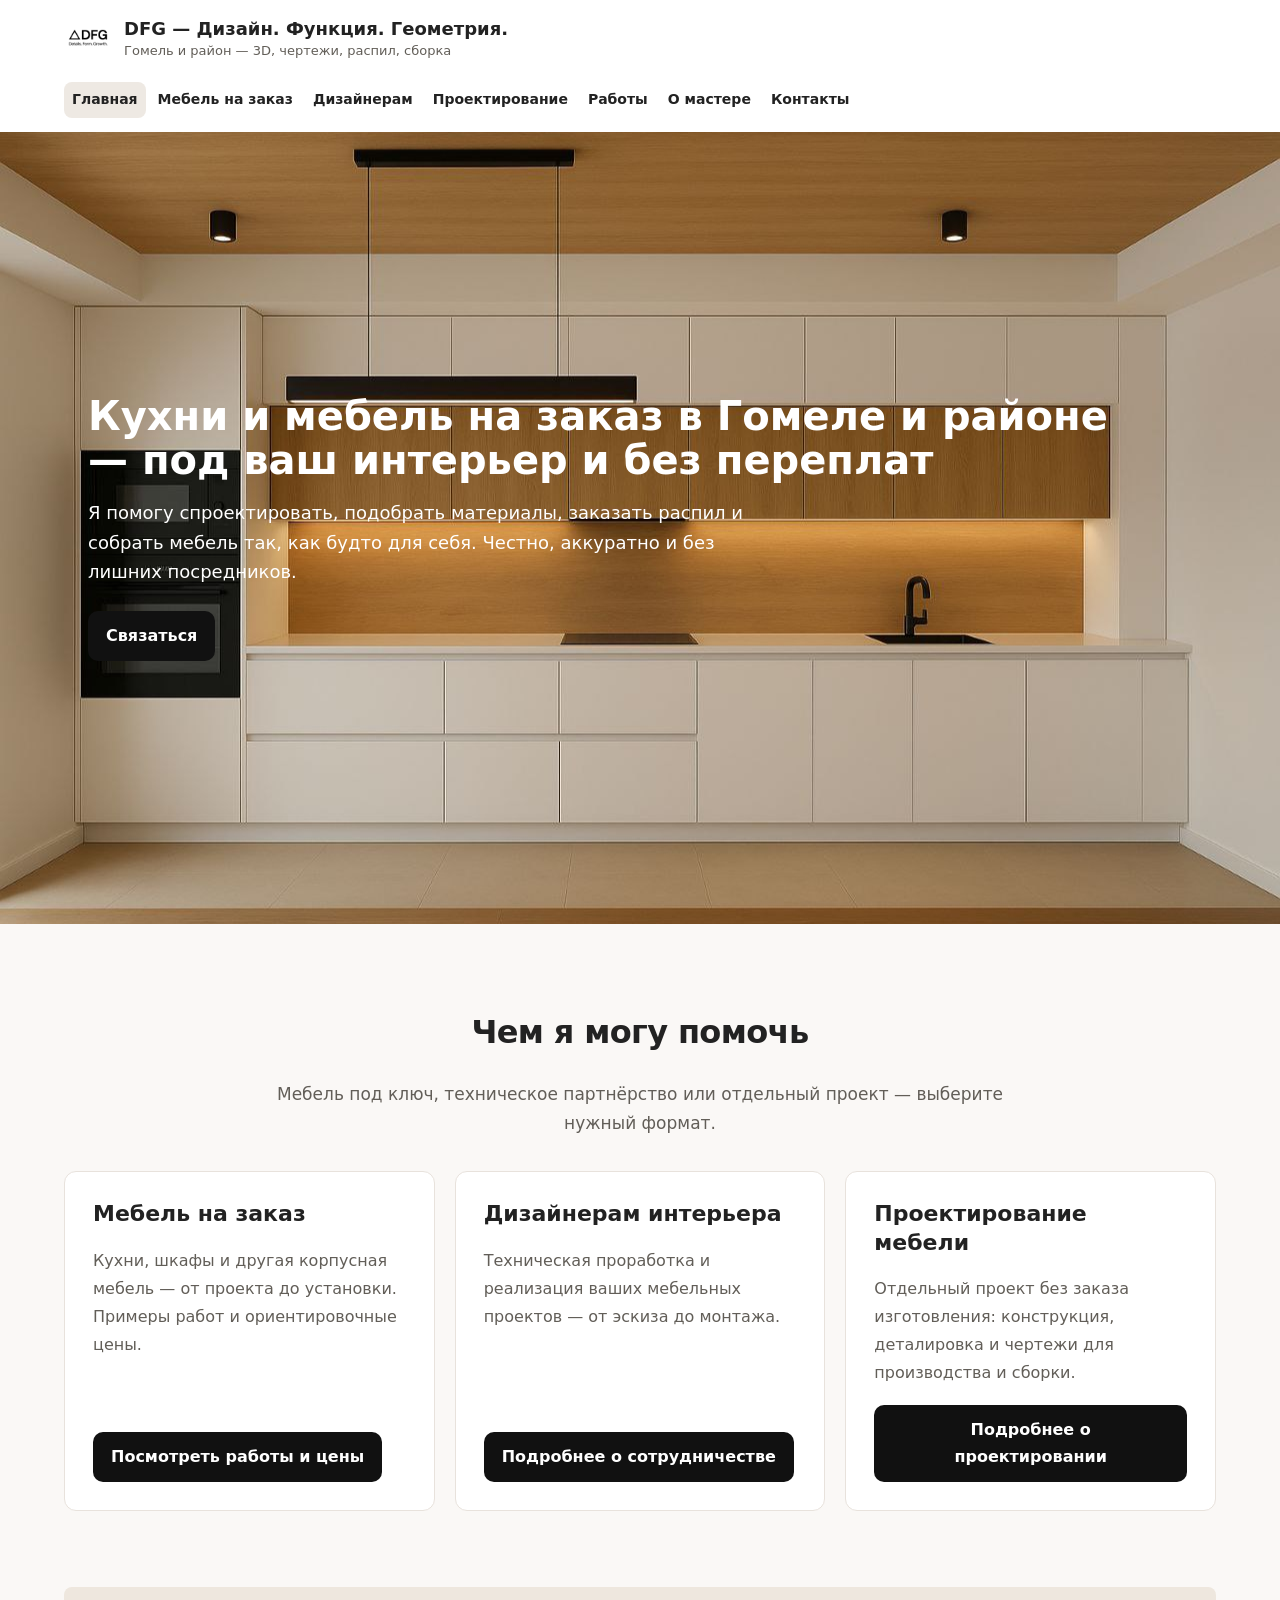
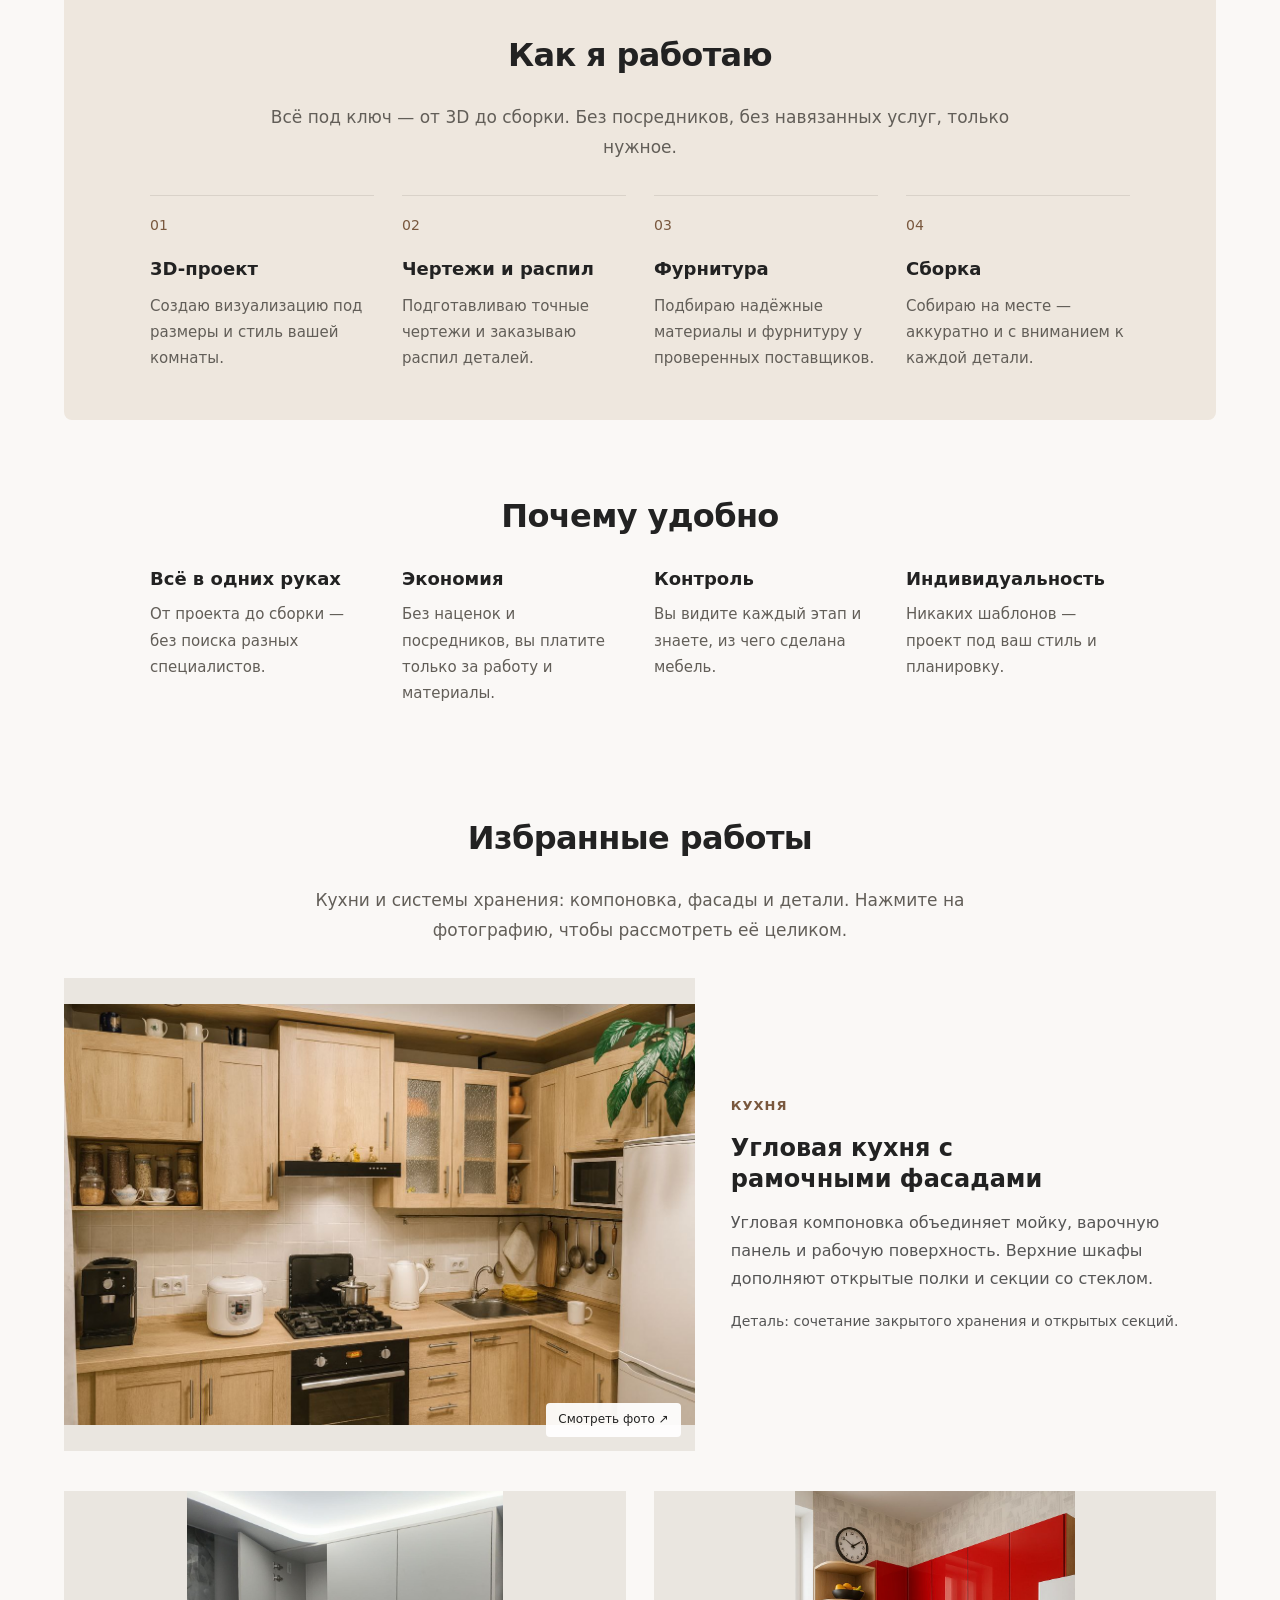
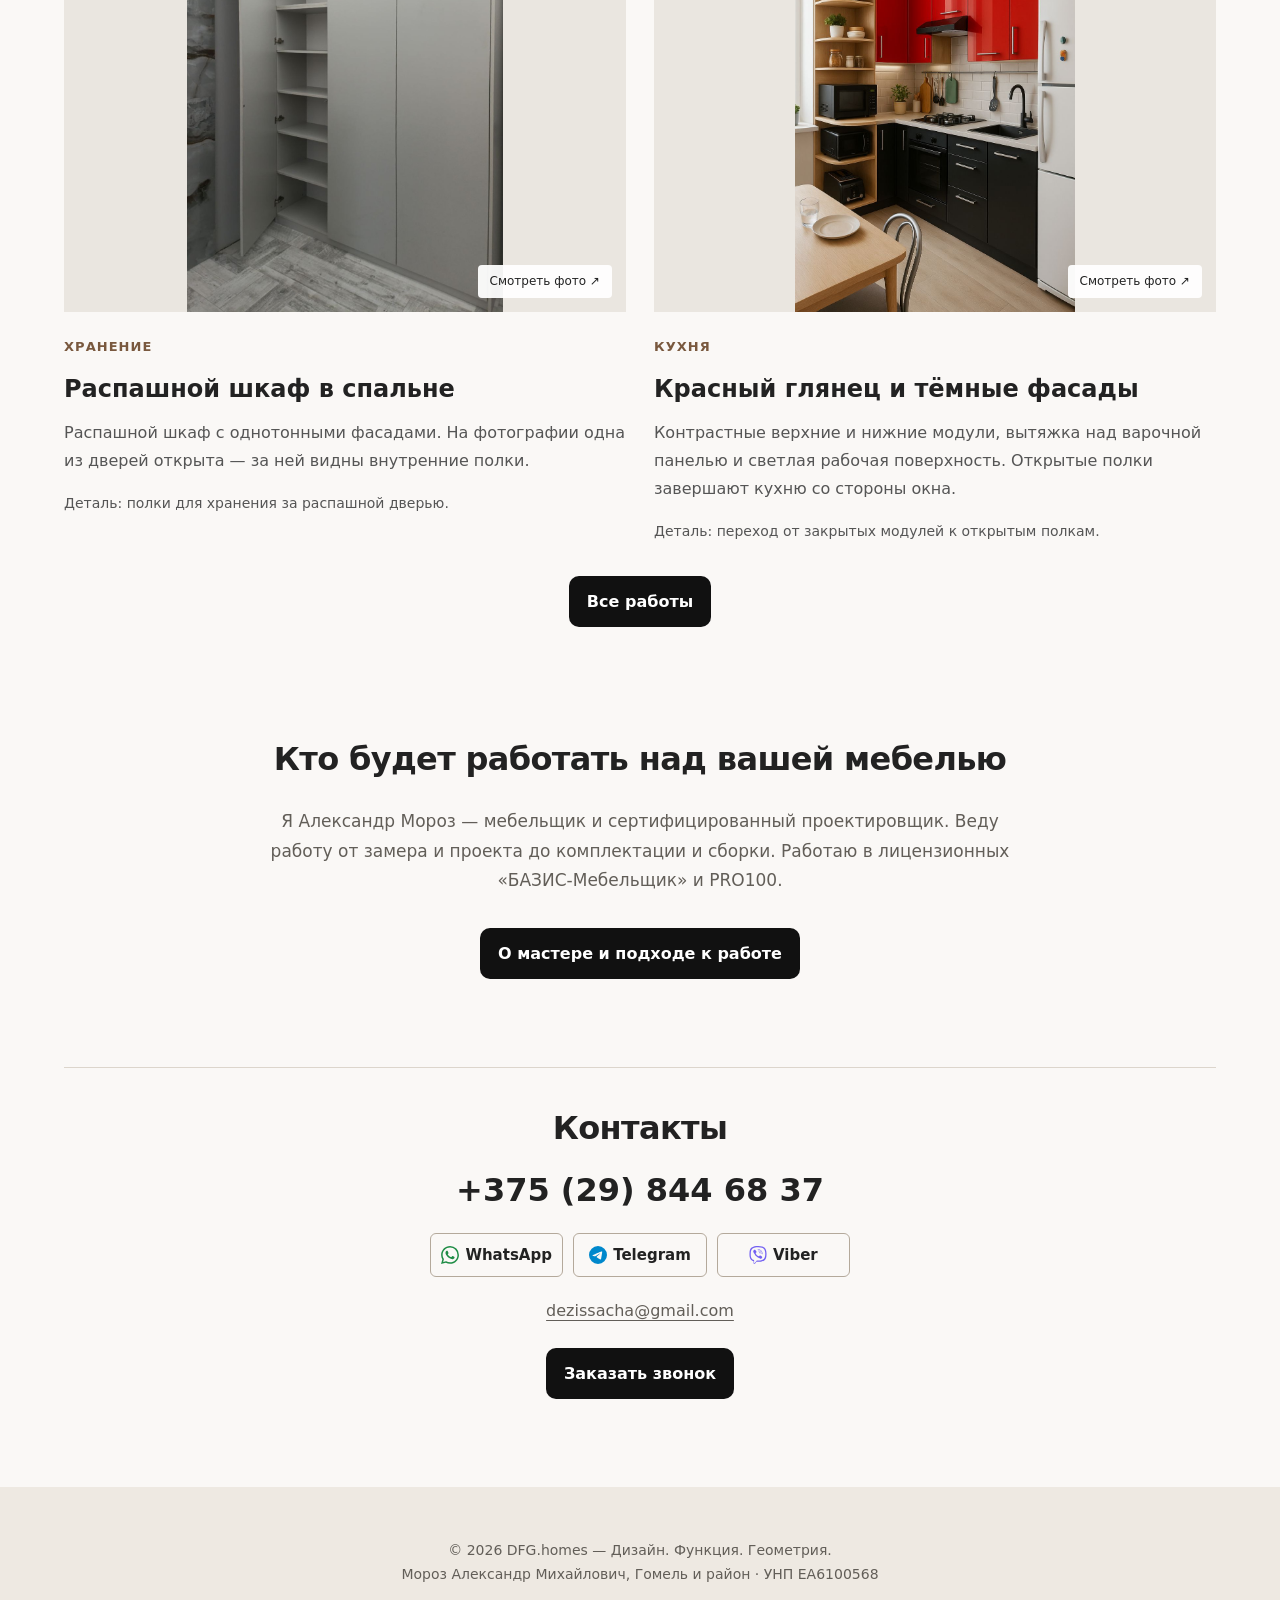
<file: site/index.html>
<!doctype html>
<html lang="ru">
<head>
  <meta charset="utf-8" />
  <meta name="viewport" content="width=device-width,initial-scale=1" />
  <title>DFG.homes — Мебель под заказ (Гомель и район)</title>
  <meta name="description" content="DFG — индивидуальные кухни и корпусная мебель: 3D-проект, чертежи, распил, закупка фурнитуры и сборка. Гомель и район." />

  <meta name="keywords" content="кухни Гомель, мебель под заказ, кухни на заказ Гомель, корпусная мебель, дизайн кухни, распил, сборка мебели, МДФ, мебель МДФ">
  
  <meta property="og:title" content="DFG.homes — Мебель под заказ (Гомель и район)">
  <meta property="og:description" content="Индивидуальные кухни под заказ в Гомеле и районе. 3D-проект, распил, сборка.">
  <meta property="og:image" content="https://dfg.homes/img/dfg_logo.png">
  <meta property="og:url" content="https://dfg.homes/">
  <meta property="og:type" content="website">
  <link rel="canonical" href="https://dfg.by/">

  <!-- favicon -->
  <link rel="icon" type="image/png" href="/favicon-96x96.png" sizes="96x96" />
  <link rel="icon" type="image/svg+xml" href="/favicon.svg" />
  <link rel="shortcut icon" href="/favicon.ico" />
  <link rel="apple-touch-icon" sizes="180x180" href="/apple-touch-icon.png" />

  <script type="application/ld+json">
  {
    "@context": "https://schema.org",
    "@type": "LocalBusiness",
    "name": "DFG — Кухни на заказ в Гомеле",
    "image": "https://dfg.homes/img/dfg_logo.png",
    "url": "https://dfg.homes",
    "telephone": "+375298446837",
    "address": {
      "@type": "PostalAddress",
      "addressLocality": "Гомель",
      "addressCountry": "BY"
    },
    "priceRange": "$$",
    "description": "Индивидуальные кухни и корпусная мебель на заказ: проектирование, распил, сборка. Работаем в Гомеле и районе.",
    "openingHours": "Mo-Sa 08:00-22:00"
  }
  </script>

  <link rel="stylesheet" href="style.css?v=839a6c6e5438">
</head>

<body>
<header>
  <div class="header-inner container">
    <a class="brand" href="index.html" aria-label="DFG — на главную">
      <img src="img/dfg_logo.png" alt="DFG — Дизайн. Функция. Геометрия.">
      <div>
        <div class="title">DFG — Дизайн. Функция. Геометрия.</div>
        <div class="subtitle">Гомель и район — 3D, чертежи, распил, сборка</div>
      </div>
    </a>
    <nav aria-label="Основная навигация">
      <a href="index.html" aria-current="page">Главная</a>
      <a href="custom.html">Мебель на заказ</a>
      <a href="designers.html">Дизайнерам</a>
      <a href="design.html">Проектирование</a>
      <a href="index.html#portfolio">Работы</a>
      <a href="about.html">О мастере</a>
      <a href="#contact">Контакты</a>
    </nav>
  </div>
</header>

<!-- HERO -->
<section class="hero">
  <div class="hero-bg" style="background-image:url('img/hero_kitchen.jpg')"></div>
  <div class="hero-inner container">
    <h1>Кухни и мебель на заказ в Гомеле и районе — под ваш интерьер и без переплат</h1>
    <p>Я помогу спроектировать, подобрать материалы, заказать распил и собрать мебель так, как будто для себя. Честно, аккуратно и без лишних посредников.</p>
    <a class="btn" href="#contact">Связаться</a>
  </div>
</section>

<main class="container">

  <section id="directions" aria-labelledby="directions-title">
    <h2 id="directions-title">Чем я могу помочь</h2>
    <p class="lead">Мебель под ключ, техническое партнёрство или отдельный проект — выберите нужный формат.</p>
    <div class="service-grid">
      <article class="service-card"><h3>Мебель на заказ</h3><p>Кухни, шкафы и другая корпусная мебель — от проекта до установки. Примеры работ и ориентировочные цены.</p><a class="btn" href="custom.html">Посмотреть работы и цены</a></article>
      <article class="service-card"><h3>Дизайнерам интерьера</h3><p>Техническая проработка и реализация ваших мебельных проектов — от эскиза до монтажа.</p><a class="btn" href="designers.html">Подробнее о сотрудничестве</a></article>
      <article class="service-card"><h3>Проектирование мебели</h3><p>Отдельный проект без заказа изготовления: конструкция, деталировка и чертежи для производства и сборки.</p><a class="btn" href="design.html">Подробнее о проектировании</a></article>
    </div>
  </section>


  <section id="services" class="section-tone">
    <h2>Как я работаю</h2>
    <p class="lead">Всё под ключ — от 3D до сборки. Без посредников, без навязанных услуг, только нужное.</p>
    <ol class="steps">
      <li class="step"><h3>3D-проект</h3><p>Создаю визуализацию под размеры и стиль вашей комнаты.</p></li>
      <li class="step"><h3>Чертежи и распил</h3><p>Подготавливаю точные чертежи и заказываю распил деталей.</p></li>
      <li class="step"><h3>Фурнитура</h3><p>Подбираю надёжные материалы и фурнитуру у проверенных поставщиков.</p></li>
      <li class="step"><h3>Сборка</h3><p>Собираю на месте — аккуратно и с вниманием к каждой детали.</p></li>
</ol>
  </section>

  <section>
    <h2>Почему удобно</h2>
    <div class="why">
      <div class="why-item"><strong>Всё в одних руках</strong><p>От проекта до сборки — без поиска разных специалистов.</p></div>
      <div class="why-item"><strong>Экономия</strong><p>Без наценок и посредников, вы платите только за работу и материалы.</p></div>
      <div class="why-item"><strong>Контроль</strong><p>Вы видите каждый этап и знаете, из чего сделана мебель.</p></div>
      <div class="why-item"><strong>Индивидуальность</strong><p>Никаких шаблонов — проект под ваш стиль и планировку.</p></div>
    </div>
  </section>
  <section id="portfolio" aria-labelledby="portfolio-title">
    <h2 id="portfolio-title">Избранные работы</h2>
    <p class="lead">Кухни и системы хранения: компоновка, фасады и детали. Нажмите на фотографию, чтобы рассмотреть её целиком.</p>
    <div class="featured-projects">
      <article class="featured-project featured-project-wide">
<a class="project-photo" href="img/photo_2026-01-25_12-48-27.jpg" data-gallery data-caption="Угловая кухня с рамочными фасадами" aria-label="Открыть фото: Угловая кухня с рамочными фасадами">
  <img src="img/photo_2026-01-25_12-48-27.jpg" alt="Угловая кухня с рамочными фасадами" loading="lazy" decoding="async">
  <span class="photo-hint" aria-hidden="true">Смотреть фото ↗</span>
</a>
        <div class="project-copy"><p class="eyebrow">Кухня</p><h3>Угловая кухня с рамочными фасадами</h3><p>Угловая компоновка объединяет мойку, варочную панель и рабочую поверхность. Верхние шкафы дополняют открытые полки и секции со стеклом.</p><p class="project-detail">Деталь: сочетание закрытого хранения и открытых секций.</p></div>
      </article>
      <article class="featured-project">
<a class="project-photo" href="img/photo_2026-01-25_12-01-04_1.jpg" data-gallery data-caption="Распашной шкаф в спальне" aria-label="Открыть фото: Распашной шкаф в спальне">
  <img src="img/photo_2026-01-25_12-01-04_1.jpg" alt="Распашной шкаф в спальне" loading="lazy" decoding="async">
  <span class="photo-hint" aria-hidden="true">Смотреть фото ↗</span>
</a>
        <div class="project-copy"><p class="eyebrow">Хранение</p><h3>Распашной шкаф в спальне</h3><p>Распашной шкаф с однотонными фасадами. На фотографии одна из дверей открыта — за ней видны внутренние полки.</p><p class="project-detail">Деталь: полки для хранения за распашной дверью.</p></div>
      </article>
      <article class="featured-project">
<a class="project-photo" href="img/kitchen_red_black.jpg" data-gallery data-caption="Красный глянец и тёмные фасады" aria-label="Открыть фото: Красный глянец и тёмные фасады">
  <img src="img/kitchen_red_black.jpg" alt="Красный глянец и тёмные фасады" loading="lazy" decoding="async">
  <span class="photo-hint" aria-hidden="true">Смотреть фото ↗</span>
</a>
        <div class="project-copy"><p class="eyebrow">Кухня</p><h3>Красный глянец и тёмные фасады</h3><p>Контрастные верхние и нижние модули, вытяжка над варочной панелью и светлая рабочая поверхность. Открытые полки завершают кухню со стороны окна.</p><p class="project-detail">Деталь: переход от закрытых модулей к открытым полкам.</p></div>
      </article>
    </div>
    <div class="contact-wrap" style="margin-top:32px;"><a class="btn" href="custom.html#portfolio">Все работы</a></div>
  </section>

  <section aria-labelledby="about-title">
    <h2 id="about-title">Кто будет работать над вашей мебелью</h2>
    <p class="lead">Я Александр Мороз — мебельщик и сертифицированный проектировщик. Веду работу от замера и проекта до комплектации и сборки. Работаю в лицензионных «БАЗИС-Мебельщик» и PRO100.</p>
    <div class="contact-wrap"><a class="btn" href="about.html">О мастере и подходе к работе</a></div>
  </section>

  <section id="contact">
    <h2>Контакты</h2>
    <div class="contact-wrap">
      <p class="contact-phone"><a href="tel:+375298446837" aria-label="Позвонить Александру: +375 29 844 68 37">+375 (29) 844 68 37</a></p>
      <div class="contact-actions" aria-label="Написать в мессенджере">
        <a class="contact-action" href="https://wa.me/375298446837" target="_blank" rel="noopener noreferrer"><img class="messenger-icon" src="img/icons/whatsapp.svg" width="18" height="18" alt="" aria-hidden="true"><span>WhatsApp</span></a>
        <a class="contact-action" href="https://t.me/+375298446837" target="_blank" rel="noopener noreferrer"><img class="messenger-icon" src="img/icons/telegram.svg" width="18" height="18" alt="" aria-hidden="true"><span>Telegram</span></a>
        <a class="contact-action" href="viber://chat?number=%2B375298446837" title="Открыть Viber"><img class="messenger-icon" src="img/icons/viber.svg" width="18" height="18" alt="" aria-hidden="true"><span>Viber</span></a>
      </div>
      <p class="contact-email"><a href="mailto:dezissacha@gmail.com">dezissacha@gmail.com</a></p>
      <button class="btn" id="open-form" type="button">Заказать звонок</button>
    </div>
  </section>

</main>

<!-- MODAL -->
<div id="callback-modal" class="modal" role="dialog" aria-modal="true" aria-label="Заказать звонок">
  <div class="modal-content">

    <div class="modal-header">Заказать звонок</div>
    <button class="modal-close" id="close-form" aria-label="Закрыть">×</button>

    <h3 id="modal-title" style="display:none;"></h3>
    <div id="modal-message" style="display:none; text-align:center; font-size:17px; margin-bottom:12px;"></div>

    <form id="callback-form" class="modal-form">
        <input type="hidden" name="access_key" value="6b357ccf-6173-467a-af4d-17d873c3c2f2">
        <input type="text" name="name" id="name-field" aria-label="Ваше имя" autocomplete="name" placeholder="Ваше имя">
        <input type="tel" name="phone" id="phone-input" aria-label="Ваш телефон" autocomplete="tel" placeholder="Ваш телефон" required>
        <div id="phone-error" style="display:none; color:#b00020; font-size:14px; margin-top:-8px; margin-bottom:8px;"></div>
        <textarea aria-label="Комментарий" name="message" placeholder="Комментарий" maxlength="10000"></textarea>
    </form>

    <div class="modal-submit-bar">
        <button id="submit-btn" type="submit" form="callback-form" class="btn submit-btn">Отправить</button>
        <button id="close-after-submit" class="btn" style="display:none;">Закрыть</button>
    </div>

  </div>
</div>


<footer>
  <div class="container">
    © 2026 DFG.homes — Дизайн. Функция. Геометрия.<br>
    Мороз Александр Михайлович, Гомель и район · УНП EA6100568
  </div>
</footer>




<dialog id="photo-viewer" class="photo-viewer" aria-label="Просмотр фотографий">
  <div class="viewer-toolbar"><span id="photo-count" aria-live="polite"></span><button type="button" id="photo-close" aria-label="Закрыть фото">Закрыть ×</button></div>
  <figure><img id="photo-full" alt=""><figcaption id="photo-caption" aria-live="polite"></figcaption></figure>
  <div class="viewer-navigation"><button type="button" id="photo-prev" aria-label="Предыдущее фото">← Назад</button><button type="button" id="photo-next" aria-label="Следующее фото">Далее →</button></div>
</dialog>

<script src="site.js?v=2609d48644e8" defer></script>
</body>
</html>
</file>
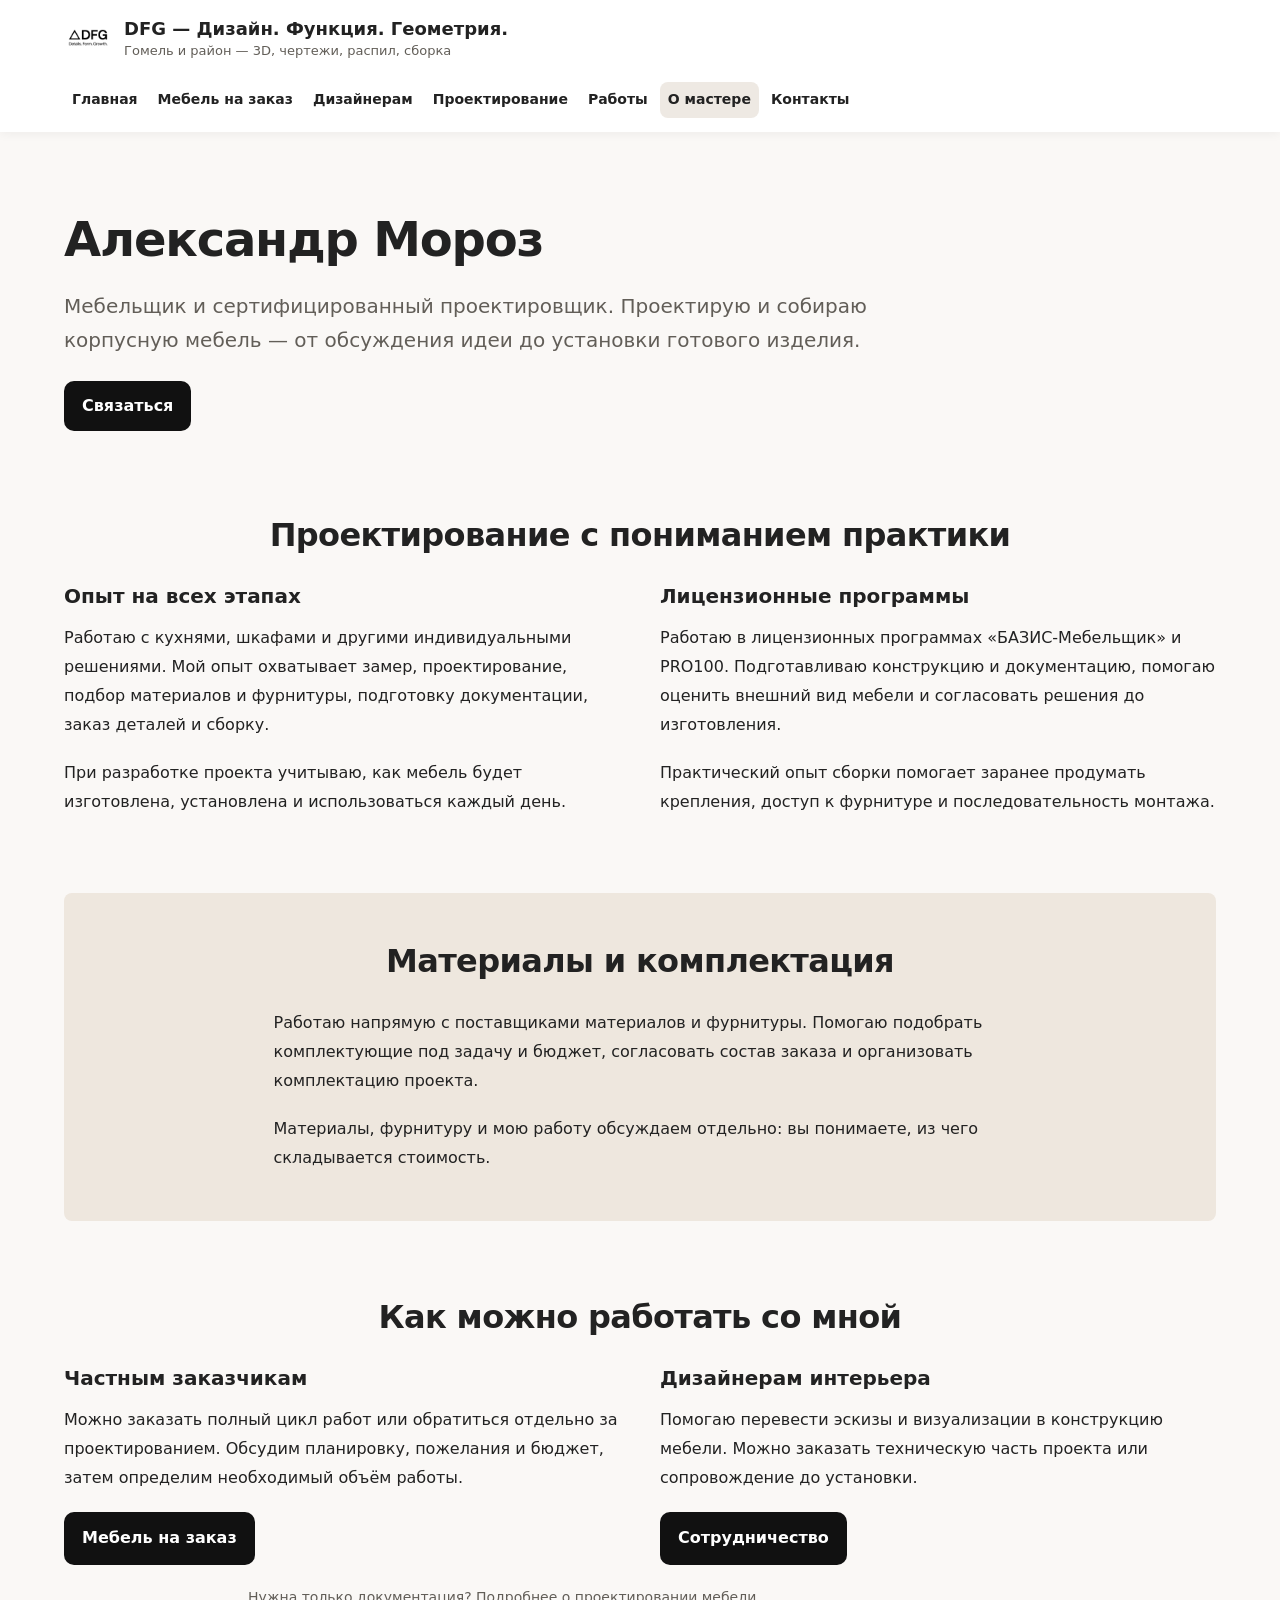
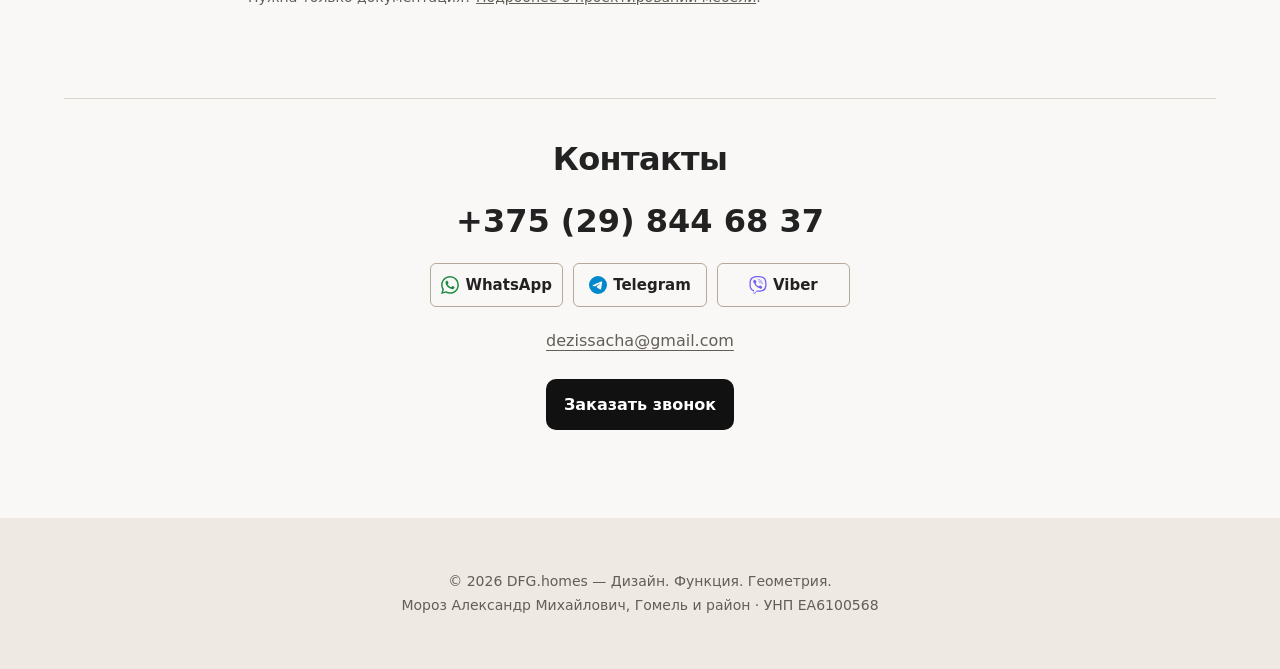
<file: site/about.html>
<!doctype html>
<html lang="ru">
<head>
  <meta charset="utf-8" />
  <meta name="viewport" content="width=device-width,initial-scale=1" />
  <title>О мастере и контакты — DFG.homes</title>
  <meta name="description" content="Александр Мороз — мебельщик и сертифицированный проектировщик. Проектирование и сборка мебели в Гомеле и районе. Контакты и подход к работе." />

  <meta name="keywords" content="кухни Гомель, мебель под заказ, кухни на заказ Гомель, корпусная мебель, дизайн кухни, распил, сборка мебели, МДФ, мебель МДФ">

  <meta property="og:title" content="О мастере и контакты — DFG.homes">
  <meta property="og:description" content="Александр Мороз — мебельщик и сертифицированный проектировщик. Проектирование и сборка мебели в Гомеле и районе. Контакты и подход к работе.">
  <meta property="og:image" content="https://dfg.homes/img/dfg_logo.png">
  <meta property="og:url" content="https://dfg.homes/about.html">
  <meta property="og:type" content="website">
  <meta name="robots" content="noindex, follow">

  <!-- favicon -->
  <link rel="icon" type="image/png" href="/favicon-96x96.png" sizes="96x96" />
  <link rel="icon" type="image/svg+xml" href="/favicon.svg" />
  <link rel="shortcut icon" href="/favicon.ico" />
  <link rel="apple-touch-icon" sizes="180x180" href="/apple-touch-icon.png" />

  <script type="application/ld+json">
  {
    "@context": "https://schema.org",
    "@type": "LocalBusiness",
    "name": "DFG — Кухни на заказ в Гомеле",
    "image": "https://dfg.homes/img/dfg_logo.png",
    "url": "https://dfg.homes",
    "telephone": "+375298446837",
    "address": {
      "@type": "PostalAddress",
      "addressLocality": "Гомель",
      "addressCountry": "BY"
    },
    "priceRange": "$$",
    "description": "Индивидуальные кухни и корпусная мебель на заказ: проектирование, распил, сборка. Работаем в Гомеле и районе.",
    "openingHours": "Mo-Sa 08:00-22:00"
  }
  </script>

  <link rel="stylesheet" href="style.css?v=839a6c6e5438">
</head>

<body>
<header>
  <div class="header-inner container">
    <a class="brand" href="index.html" aria-label="DFG — на главную">
      <img src="img/dfg_logo.png" alt="DFG — Дизайн. Функция. Геометрия.">
      <div>
        <div class="title">DFG — Дизайн. Функция. Геометрия.</div>
        <div class="subtitle">Гомель и район — 3D, чертежи, распил, сборка</div>
      </div>
    </a>
    <nav aria-label="Основная навигация">
      <a href="index.html">Главная</a>
      <a href="custom.html">Мебель на заказ</a>
      <a href="designers.html">Дизайнерам</a>
      <a href="design.html">Проектирование</a>
      <a href="index.html#portfolio">Работы</a>
      <a href="about.html" aria-current="page">О мастере</a>
      <a href="#contact">Контакты</a>
    </nav>
  </div>
</header>
<main class="container">
  <section class="page-intro">

    <h1>Александр Мороз</h1>
    <p>Мебельщик и сертифицированный проектировщик. Проектирую и собираю корпусную мебель — от обсуждения идеи до установки готового изделия.</p>
<a class="btn" href="#contact">Связаться</a>
  </section>

  <section aria-labelledby="experience-title">
    <h2 id="experience-title">Проектирование с пониманием практики</h2>
    <div class="two-column copy">
      <div>
        <h3>Опыт на всех этапах</h3>
        <p>Работаю с кухнями, шкафами и другими индивидуальными решениями. Мой опыт охватывает замер, проектирование, подбор материалов и фурнитуры, подготовку документации, заказ деталей и сборку.</p>
        <p>При разработке проекта учитываю, как мебель будет изготовлена, установлена и использоваться каждый день.</p>
      </div>
      <div>
        <h3>Лицензионные программы</h3>
        <p>Работаю в лицензионных программах «БАЗИС-Мебельщик» и PRO100. Подготавливаю конструкцию и документацию, помогаю оценить внешний вид мебели и согласовать решения до изготовления.</p>
        <p>Практический опыт сборки помогает заранее продумать крепления, доступ к фурнитуре и последовательность монтажа.</p>
      </div>
    </div>
  </section>

  <section class="section-tone" aria-labelledby="suppliers-title">
    <h2 id="suppliers-title">Материалы и комплектация</h2>
    <div class="copy">
      <p>Работаю напрямую с поставщиками материалов и фурнитуры. Помогаю подобрать комплектующие под задачу и бюджет, согласовать состав заказа и организовать комплектацию проекта.</p>
      <p>Материалы, фурнитуру и мою работу обсуждаем отдельно: вы понимаете, из чего складывается стоимость.</p>
    </div>
  </section>

  <section aria-labelledby="formats-title">
    <h2 id="formats-title">Как можно работать со мной</h2>
    <div class="two-column copy">
      <div>
        <h3>Частным заказчикам</h3>
        <p>Можно заказать полный цикл работ или обратиться отдельно за проектированием. Обсудим планировку, пожелания и бюджет, затем определим необходимый объём работы.</p>
        <p><a class="btn" href="custom.html">Мебель на заказ</a></p>
      </div>
      <div>
        <h3>Дизайнерам интерьера</h3>
        <p>Помогаю перевести эскизы и визуализации в конструкцию мебели. Можно заказать техническую часть проекта или сопровождение до установки.</p>
        <p><a class="btn" href="designers.html">Сотрудничество</a></p>
      </div>
    </div>
    <p class="note">Нужна только документация? <a href="design.html"><u>Подробнее о проектировании мебели</u></a>.</p>
  </section>
<section id="contact">
    <h2>Контакты</h2>
    <div class="contact-wrap">
      <p class="contact-phone"><a href="tel:+375298446837" aria-label="Позвонить Александру: +375 29 844 68 37">+375 (29) 844 68 37</a></p>
      <div class="contact-actions" aria-label="Написать в мессенджере">
        <a class="contact-action" href="https://wa.me/375298446837" target="_blank" rel="noopener noreferrer"><img class="messenger-icon" src="img/icons/whatsapp.svg" width="18" height="18" alt="" aria-hidden="true"><span>WhatsApp</span></a>
        <a class="contact-action" href="https://t.me/+375298446837" target="_blank" rel="noopener noreferrer"><img class="messenger-icon" src="img/icons/telegram.svg" width="18" height="18" alt="" aria-hidden="true"><span>Telegram</span></a>
        <a class="contact-action" href="viber://chat?number=%2B375298446837" title="Открыть Viber"><img class="messenger-icon" src="img/icons/viber.svg" width="18" height="18" alt="" aria-hidden="true"><span>Viber</span></a>
      </div>
      <p class="contact-email"><a href="mailto:dezissacha@gmail.com">dezissacha@gmail.com</a></p>
      <button class="btn" id="open-form" type="button">Заказать звонок</button>
    </div>
  </section>
</main>
<!-- MODAL -->
<div id="callback-modal" class="modal" role="dialog" aria-modal="true" aria-label="Заказать звонок">
  <div class="modal-content">

    <div class="modal-header">Заказать звонок</div>
    <button class="modal-close" id="close-form" aria-label="Закрыть">×</button>

    <h3 id="modal-title" style="display:none;">
</h3>
    <div id="modal-message" style="display:none; text-align:center; font-size:17px; margin-bottom:12px;">
</div>

    <form id="callback-form" class="modal-form">
        <input type="hidden" name="access_key" value="6b357ccf-6173-467a-af4d-17d873c3c2f2">
        <input type="text" name="name" id="name-field" aria-label="Ваше имя" autocomplete="name" placeholder="Ваше имя">
        <input type="tel" name="phone" id="phone-input" aria-label="Ваш телефон" autocomplete="tel" placeholder="Ваш телефон" required>
        <div id="phone-error" style="display:none; color:#b00020; font-size:14px; margin-top:-8px; margin-bottom:8px;">
</div>
        <textarea aria-label="Комментарий" name="message" placeholder="Комментарий" maxlength="10000"></textarea>
    </form>

    <div class="modal-submit-bar">
        <button id="submit-btn" type="submit" form="callback-form" class="btn submit-btn">Отправить</button>
        <button id="close-after-submit" class="btn" style="display:none;">Закрыть</button>
    </div>

  </div>
</div>

<footer>
  <div class="container">
    © 2026 DFG.homes — Дизайн. Функция. Геометрия.<br>
    Мороз Александр Михайлович, Гомель и район · УНП EA6100568
  </div>
</footer>

<script src="site.js?v=2609d48644e8" defer></script>
</body>
</html>
</file>
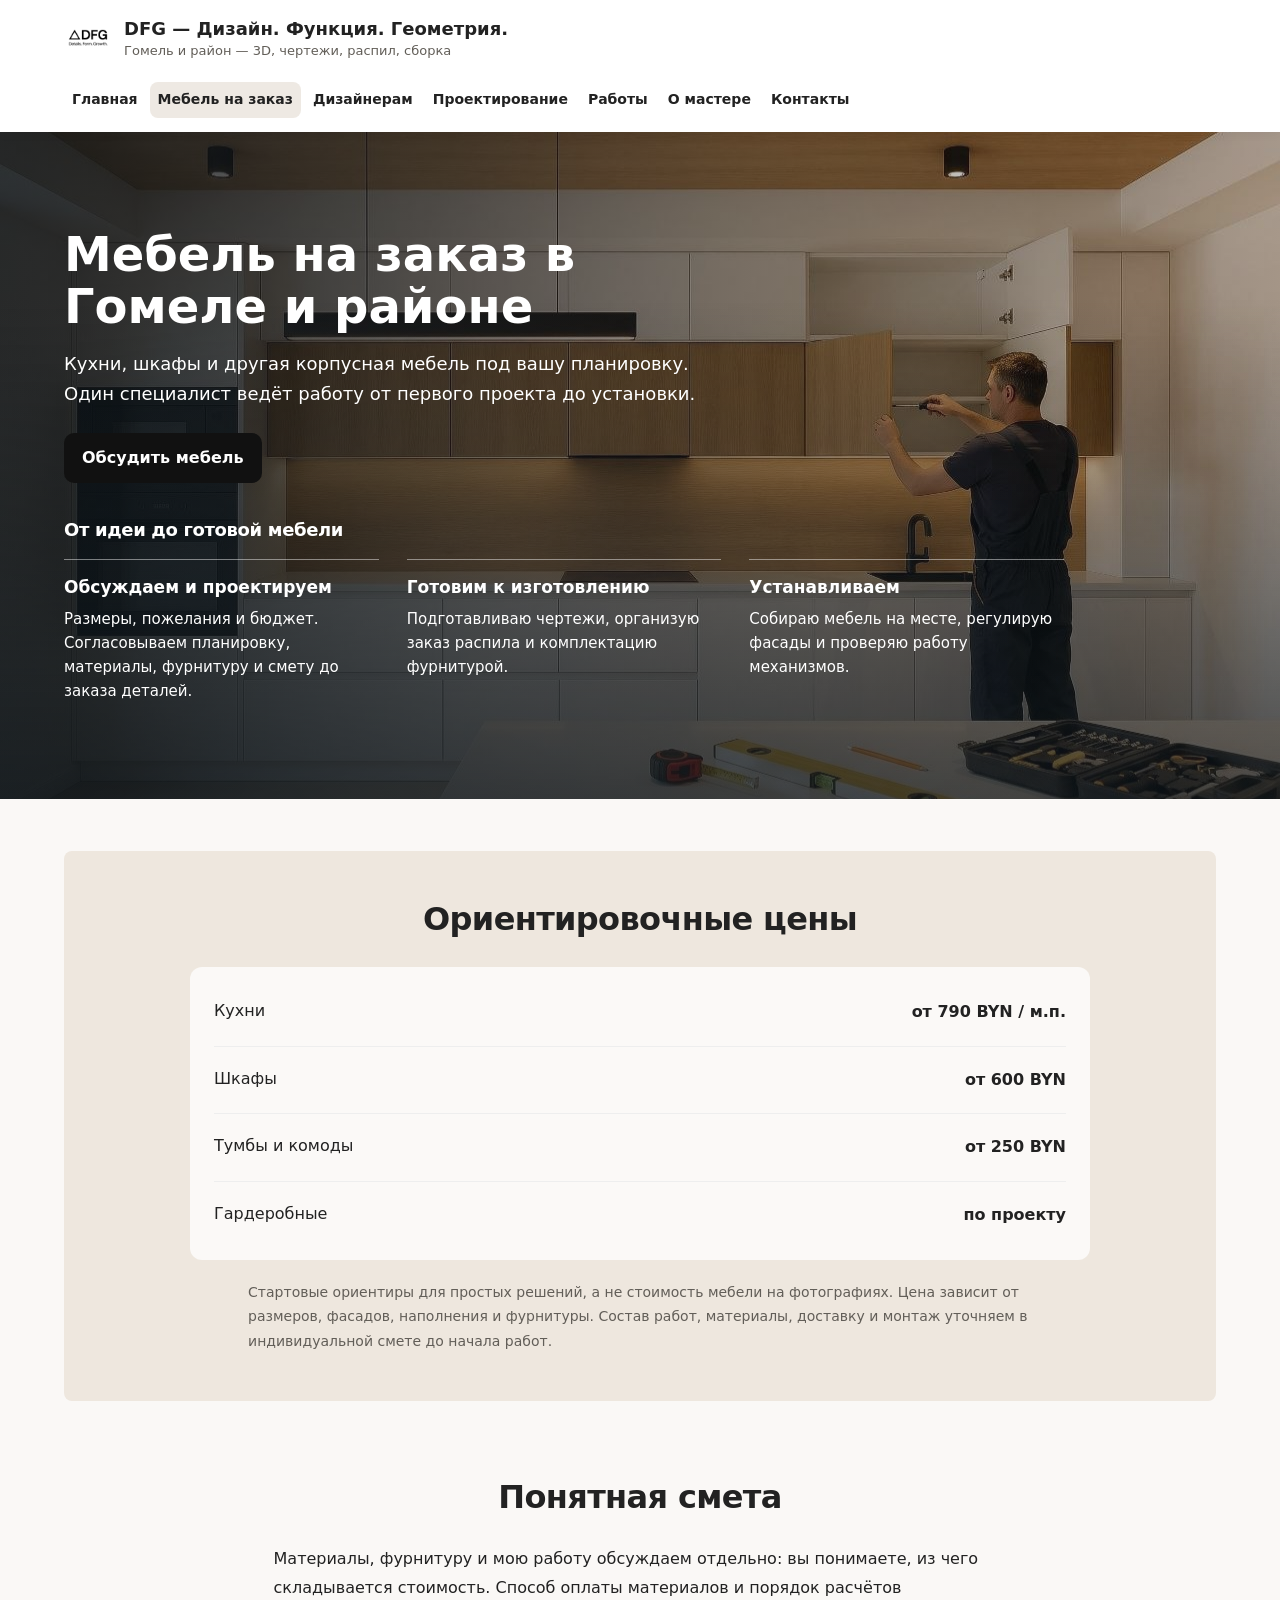
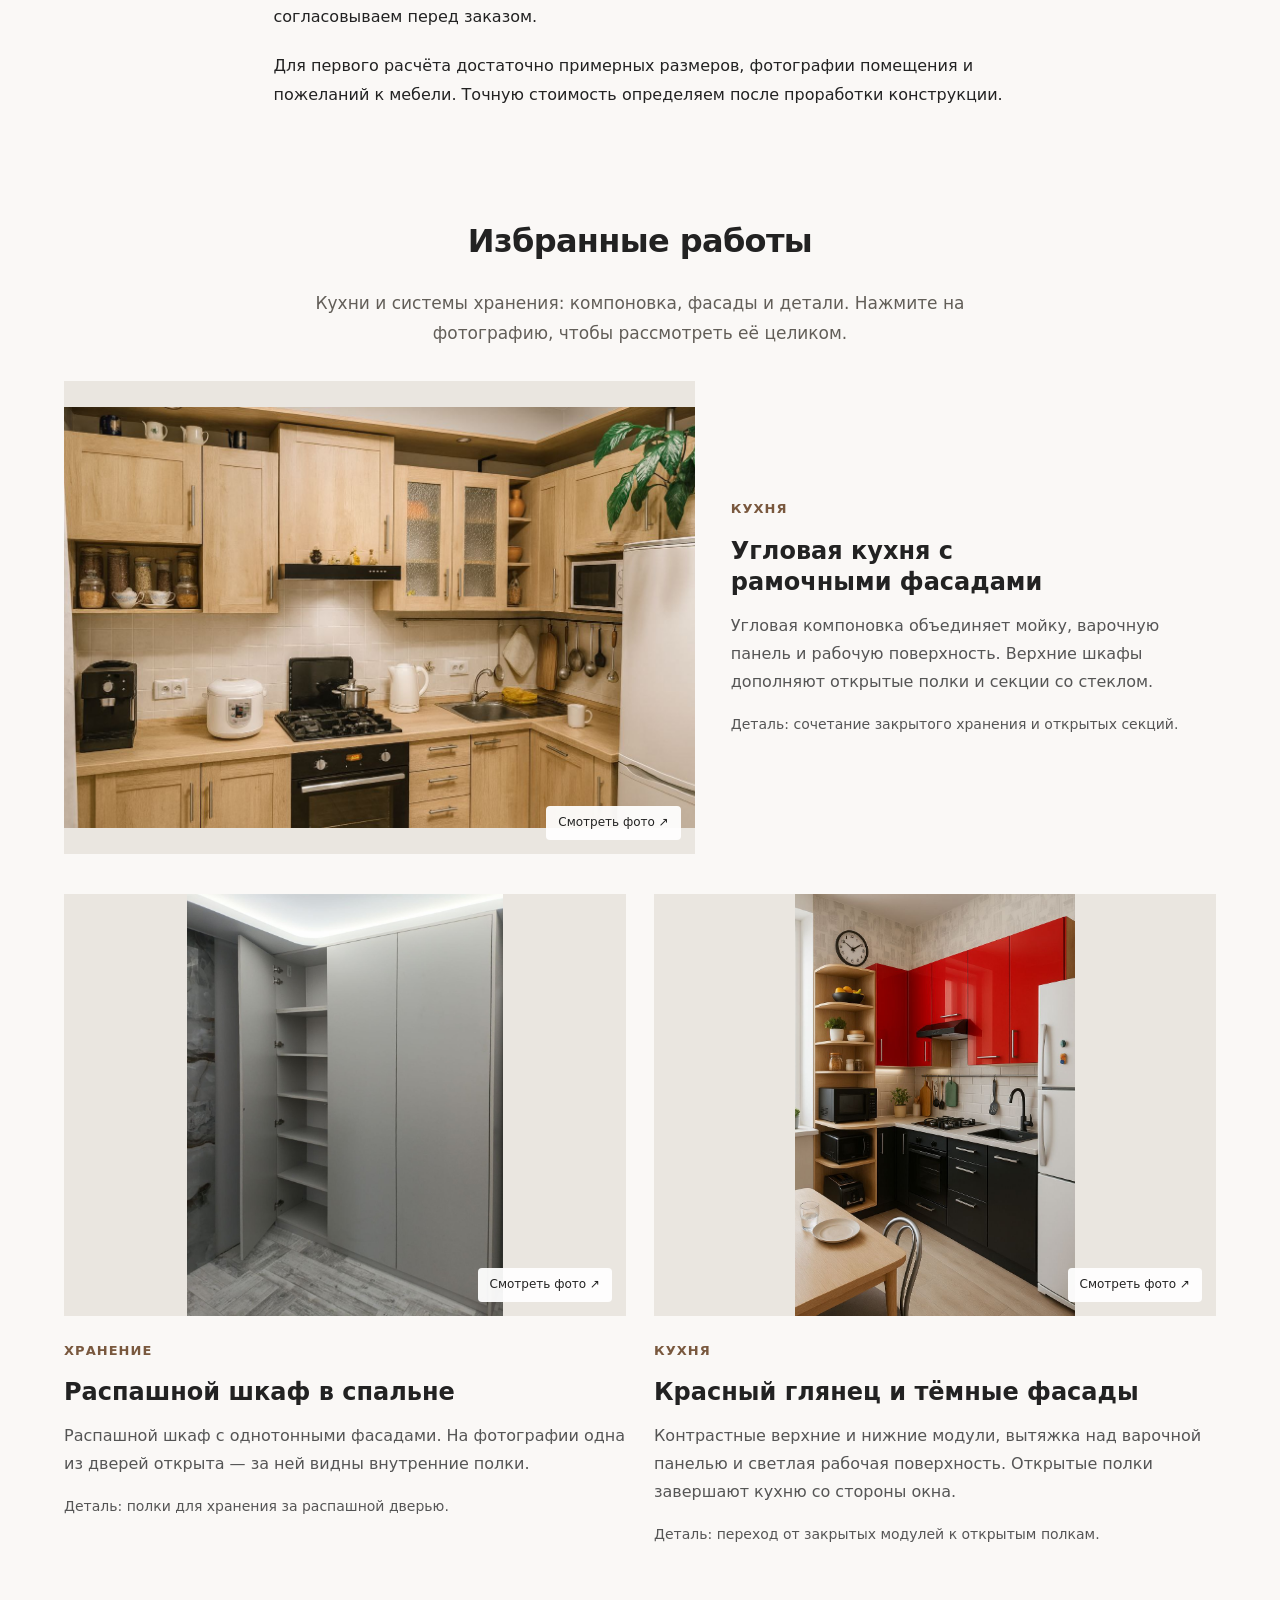
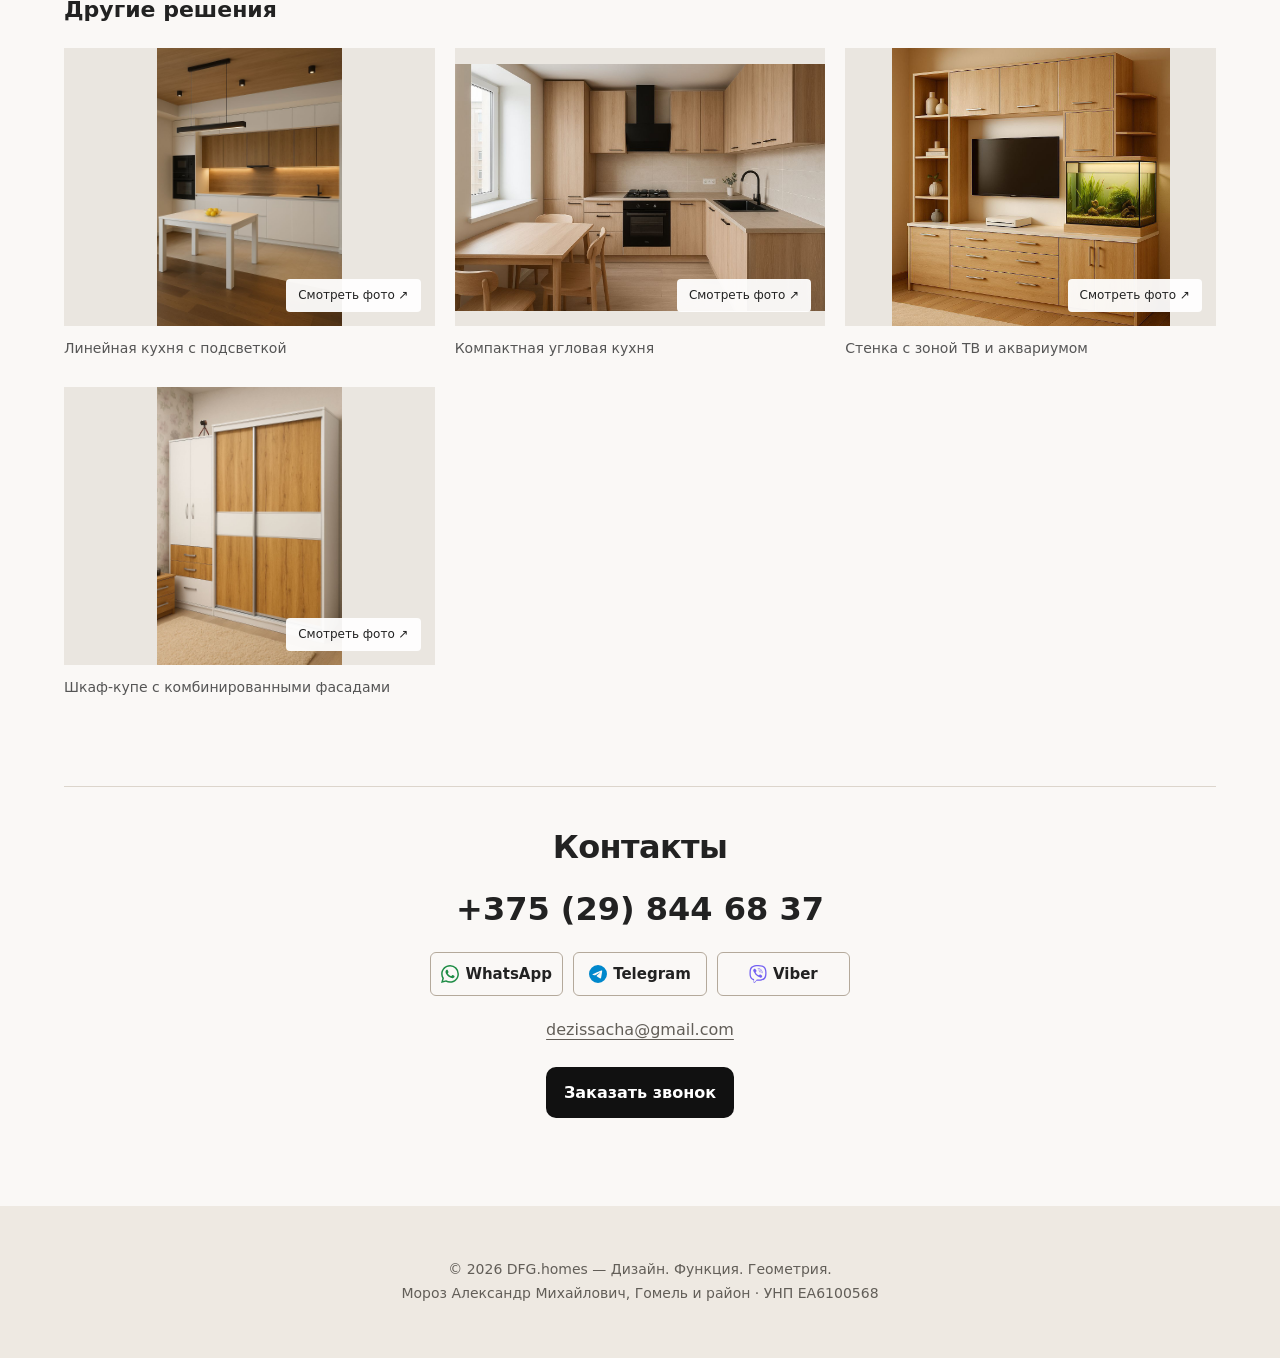
<file: site/custom.html>
<!doctype html>
<html lang="ru">
<head>
  <meta charset="utf-8" />
  <meta name="viewport" content="width=device-width,initial-scale=1" />
  <title>Мебель на заказ в Гомеле и районе — DFG.homes</title>
  <meta name="description" content="Кухни, шкафы и корпусная мебель под ключ. Примеры работ, этапы и ориентировочные цены." />

  <meta name="keywords" content="кухни Гомель, мебель под заказ, кухни на заказ Гомель, корпусная мебель, дизайн кухни, распил, сборка мебели, МДФ, мебель МДФ">

  <meta property="og:title" content="Мебель на заказ в Гомеле и районе — DFG.homes">
  <meta property="og:description" content="Кухни, шкафы и корпусная мебель под ключ. Примеры работ, этапы и ориентировочные цены.">
  <meta property="og:image" content="https://dfg.homes/img/custom_kitchen_installation.jpg">
  <meta property="og:url" content="https://dfg.homes/custom.html">
  <meta property="og:type" content="website">
  <meta name="robots" content="noindex, follow">

  <!-- favicon -->
  <link rel="icon" type="image/png" href="/favicon-96x96.png" sizes="96x96" />
  <link rel="icon" type="image/svg+xml" href="/favicon.svg" />
  <link rel="shortcut icon" href="/favicon.ico" />
  <link rel="apple-touch-icon" sizes="180x180" href="/apple-touch-icon.png" />

  <script type="application/ld+json">
  {
    "@context": "https://schema.org",
    "@type": "LocalBusiness",
    "name": "DFG — Кухни на заказ в Гомеле",
    "image": "https://dfg.homes/img/dfg_logo.png",
    "url": "https://dfg.homes",
    "telephone": "+375298446837",
    "address": {
      "@type": "PostalAddress",
      "addressLocality": "Гомель",
      "addressCountry": "BY"
    },
    "priceRange": "$$",
    "description": "Индивидуальные кухни и корпусная мебель на заказ: проектирование, распил, сборка. Работаем в Гомеле и районе.",
    "openingHours": "Mo-Sa 08:00-22:00"
  }
  </script>

  <link rel="stylesheet" href="style.css?v=839a6c6e5438">
</head>

<body>
<header>
  <div class="header-inner container">
    <a class="brand" href="index.html" aria-label="DFG — на главную">
      <img src="img/dfg_logo.png" alt="DFG — Дизайн. Функция. Геометрия.">
      <div>
        <div class="title">DFG — Дизайн. Функция. Геометрия.</div>
        <div class="subtitle">Гомель и район — 3D, чертежи, распил, сборка</div>
      </div>
    </a>
    <nav aria-label="Основная навигация">
      <a href="index.html">Главная</a>
      <a href="custom.html" aria-current="page">Мебель на заказ</a>
      <a href="designers.html">Дизайнерам</a>
      <a href="design.html">Проектирование</a>
      <a href="index.html#portfolio">Работы</a>
      <a href="about.html">О мастере</a>
      <a href="#contact">Контакты</a>
    </nav>
  </div>
</header>
<section class="hero design-hero" aria-labelledby="custom-title">
  <div class="hero-bg" style="background-image:url('img/custom_kitchen_installation.jpg');background-position:70% center;" aria-hidden="true"></div>
  <div class="hero-inner container">
    <div class="design-hero-copy">
      <h1 id="custom-title">Мебель на заказ в Гомеле и районе</h1>
      <p>Кухни, шкафы и другая корпусная мебель под вашу планировку. Один специалист ведёт работу от первого проекта до установки.</p>
      <div class="design-hero-actions"><a class="btn" href="#contact">Обсудить мебель</a></div>
    </div>
    <div class="project-inclusions" aria-labelledby="custom-process-title">
      <h2 id="custom-process-title">От идеи до готовой мебели</h2>
      <ul class="inclusions-list">
        <li><h3>Обсуждаем и проектируем</h3><p>Размеры, пожелания и бюджет. Согласовываем планировку, материалы, фурнитуру и смету до заказа деталей.</p></li>
        <li><h3>Готовим к изготовлению</h3><p>Подготавливаю чертежи, организую заказ распила и комплектацию фурнитурой.</p></li>
        <li><h3>Устанавливаем</h3><p>Собираю мебель на месте, регулирую фасады и проверяю работу механизмов.</p></li>
      </ul>
    </div>
  </div>
</section>
<main class="container">
<section class="section-tone">
<h2>Ориентировочные цены</h2>
<dl class="price-list">
<div>
<dt>Кухни</dt>
<dd>от 790 BYN / м.п.</dd>
</div>
<div>
<dt>Шкафы</dt>
<dd>от 600 BYN</dd>
</div>
<div>
<dt>Тумбы и комоды</dt>
<dd>от 250 BYN</dd>
</div>
<div>
<dt>Гардеробные</dt>
<dd>по проекту</dd>
</div>
</dl>
<p class="note">Стартовые ориентиры для простых решений, а не стоимость мебели на фотографиях. Цена зависит от размеров, фасадов, наполнения и фурнитуры. Состав работ, материалы, доставку и монтаж уточняем в индивидуальной смете до начала работ.</p>
</section>
<section>
<h2>Понятная смета</h2>
<div class="copy">
<p>Материалы, фурнитуру и мою работу обсуждаем отдельно: вы понимаете, из чего складывается стоимость. Способ оплаты материалов и порядок расчётов согласовываем перед заказом.</p>
<p>Для первого расчёта достаточно примерных размеров, фотографии помещения и пожеланий к мебели. Точную стоимость определяем после проработки конструкции.</p>
</div>
</section>
  <section id="portfolio" aria-labelledby="portfolio-title">
    <h2 id="portfolio-title">Избранные работы</h2>
    <p class="lead">Кухни и системы хранения: компоновка, фасады и детали. Нажмите на фотографию, чтобы рассмотреть её целиком.</p>
    <div class="featured-projects">
      <article class="featured-project featured-project-wide">
<a class="project-photo" href="img/photo_2026-01-25_12-48-27.jpg" data-gallery data-caption="Угловая кухня с рамочными фасадами" aria-label="Открыть фото: Угловая кухня с рамочными фасадами">
  <img src="img/photo_2026-01-25_12-48-27.jpg" alt="Угловая кухня с рамочными фасадами" loading="lazy" decoding="async">
  <span class="photo-hint" aria-hidden="true">Смотреть фото ↗</span>
</a>
        <div class="project-copy"><p class="eyebrow">Кухня</p><h3>Угловая кухня с рамочными фасадами</h3><p>Угловая компоновка объединяет мойку, варочную панель и рабочую поверхность. Верхние шкафы дополняют открытые полки и секции со стеклом.</p><p class="project-detail">Деталь: сочетание закрытого хранения и открытых секций.</p></div>
      </article>
      <article class="featured-project">
<a class="project-photo" href="img/photo_2026-01-25_12-01-04_1.jpg" data-gallery data-caption="Распашной шкаф в спальне" aria-label="Открыть фото: Распашной шкаф в спальне">
  <img src="img/photo_2026-01-25_12-01-04_1.jpg" alt="Распашной шкаф в спальне" loading="lazy" decoding="async">
  <span class="photo-hint" aria-hidden="true">Смотреть фото ↗</span>
</a>
        <div class="project-copy"><p class="eyebrow">Хранение</p><h3>Распашной шкаф в спальне</h3><p>Распашной шкаф с однотонными фасадами. На фотографии одна из дверей открыта — за ней видны внутренние полки.</p><p class="project-detail">Деталь: полки для хранения за распашной дверью.</p></div>
      </article>
      <article class="featured-project">
<a class="project-photo" href="img/kitchen_red_black.jpg" data-gallery data-caption="Красный глянец и тёмные фасады" aria-label="Открыть фото: Красный глянец и тёмные фасады">
  <img src="img/kitchen_red_black.jpg" alt="Красный глянец и тёмные фасады" loading="lazy" decoding="async">
  <span class="photo-hint" aria-hidden="true">Смотреть фото ↗</span>
</a>
        <div class="project-copy"><p class="eyebrow">Кухня</p><h3>Красный глянец и тёмные фасады</h3><p>Контрастные верхние и нижние модули, вытяжка над варочной панелью и светлая рабочая поверхность. Открытые полки завершают кухню со стороны окна.</p><p class="project-detail">Деталь: переход от закрытых модулей к открытым полкам.</p></div>
      </article>
    </div>
    <h3 class="gallery-heading">Другие решения</h3>
    <div class="project-gallery">
<figure><a class="project-photo" href="img/kitchen_linear_light.jpg" data-gallery data-caption="Линейная кухня с подсветкой" aria-label="Открыть фото: Линейная кухня с подсветкой">
  <img src="img/kitchen_linear_light.jpg" alt="Линейная кухня с подсветкой" loading="lazy" decoding="async">
  <span class="photo-hint" aria-hidden="true">Смотреть фото ↗</span>
</a><figcaption>Линейная кухня с подсветкой</figcaption></figure>
<figure><a class="project-photo" href="img/kitchen_panelka_1.jpg" data-gallery data-caption="Компактная угловая кухня" aria-label="Открыть фото: Компактная угловая кухня">
  <img src="img/kitchen_panelka_1.jpg" alt="Компактная угловая кухня" loading="lazy" decoding="async">
  <span class="photo-hint" aria-hidden="true">Смотреть фото ↗</span>
</a><figcaption>Компактная угловая кухня</figcaption></figure>
<figure><a class="project-photo" href="img/photo_2025-11-22_09-45-36.jpg" data-gallery data-caption="Стенка с зоной ТВ и аквариумом" aria-label="Открыть фото: Стенка с зоной ТВ и аквариумом">
  <img src="img/photo_2025-11-22_09-45-36.jpg" alt="Стенка с зоной ТВ и аквариумом" loading="lazy" decoding="async">
  <span class="photo-hint" aria-hidden="true">Смотреть фото ↗</span>
</a><figcaption>Стенка с зоной ТВ и аквариумом</figcaption></figure>
<figure><a class="project-photo" href="img/photo_2025-11-22_09-45-13.jpg" data-gallery data-caption="Шкаф-купе с комбинированными фасадами" aria-label="Открыть фото: Шкаф-купе с комбинированными фасадами">
  <img src="img/photo_2025-11-22_09-45-13.jpg" alt="Шкаф-купе с комбинированными фасадами" loading="lazy" decoding="async">
  <span class="photo-hint" aria-hidden="true">Смотреть фото ↗</span>
</a><figcaption>Шкаф-купе с комбинированными фасадами</figcaption></figure>
    </div>
  </section>  <section id="contact">
    <h2>Контакты</h2>
    <div class="contact-wrap">
      <p class="contact-phone"><a href="tel:+375298446837" aria-label="Позвонить Александру: +375 29 844 68 37">+375 (29) 844 68 37</a></p>
      <div class="contact-actions" aria-label="Написать в мессенджере">
        <a class="contact-action" href="https://wa.me/375298446837" target="_blank" rel="noopener noreferrer"><img class="messenger-icon" src="img/icons/whatsapp.svg" width="18" height="18" alt="" aria-hidden="true"><span>WhatsApp</span></a>
        <a class="contact-action" href="https://t.me/+375298446837" target="_blank" rel="noopener noreferrer"><img class="messenger-icon" src="img/icons/telegram.svg" width="18" height="18" alt="" aria-hidden="true"><span>Telegram</span></a>
        <a class="contact-action" href="viber://chat?number=%2B375298446837" title="Открыть Viber"><img class="messenger-icon" src="img/icons/viber.svg" width="18" height="18" alt="" aria-hidden="true"><span>Viber</span></a>
      </div>
      <p class="contact-email"><a href="mailto:dezissacha@gmail.com">dezissacha@gmail.com</a></p>
      <button class="btn" id="open-form" type="button">Заказать звонок</button>
    </div>
  </section>
</main>
<!-- MODAL -->
<div id="callback-modal" class="modal" role="dialog" aria-modal="true" aria-label="Заказать звонок">
  <div class="modal-content">

    <div class="modal-header">Заказать звонок</div>
    <button class="modal-close" id="close-form" aria-label="Закрыть">×</button>

    <h3 id="modal-title" style="display:none;">
</h3>
    <div id="modal-message" style="display:none; text-align:center; font-size:17px; margin-bottom:12px;">
</div>

    <form id="callback-form" class="modal-form">
        <input type="hidden" name="access_key" value="6b357ccf-6173-467a-af4d-17d873c3c2f2">
        <input type="text" name="name" id="name-field" aria-label="Ваше имя" autocomplete="name" placeholder="Ваше имя">
        <input type="tel" name="phone" id="phone-input" aria-label="Ваш телефон" autocomplete="tel" placeholder="Ваш телефон" required>
        <div id="phone-error" style="display:none; color:#b00020; font-size:14px; margin-top:-8px; margin-bottom:8px;">
</div>
        <textarea aria-label="Комментарий" name="message" placeholder="Комментарий" maxlength="10000"></textarea>
    </form>

    <div class="modal-submit-bar">
        <button id="submit-btn" type="submit" form="callback-form" class="btn submit-btn">Отправить</button>
        <button id="close-after-submit" class="btn" style="display:none;">Закрыть</button>
    </div>

  </div>
</div>

<footer>
  <div class="container">
    © 2026 DFG.homes — Дизайн. Функция. Геометрия.<br>
    Мороз Александр Михайлович, Гомель и район · УНП EA6100568
  </div>
</footer>

<dialog id="photo-viewer" class="photo-viewer" aria-label="Просмотр фотографий">
  <div class="viewer-toolbar"><span id="photo-count" aria-live="polite"></span><button type="button" id="photo-close" aria-label="Закрыть фото">Закрыть ×</button></div>
  <figure><img id="photo-full" alt=""><figcaption id="photo-caption" aria-live="polite"></figcaption></figure>
  <div class="viewer-navigation"><button type="button" id="photo-prev" aria-label="Предыдущее фото">← Назад</button><button type="button" id="photo-next" aria-label="Следующее фото">Далее →</button></div>
</dialog>

<script src="site.js?v=2609d48644e8" defer></script>
</body>
</html>
</file>
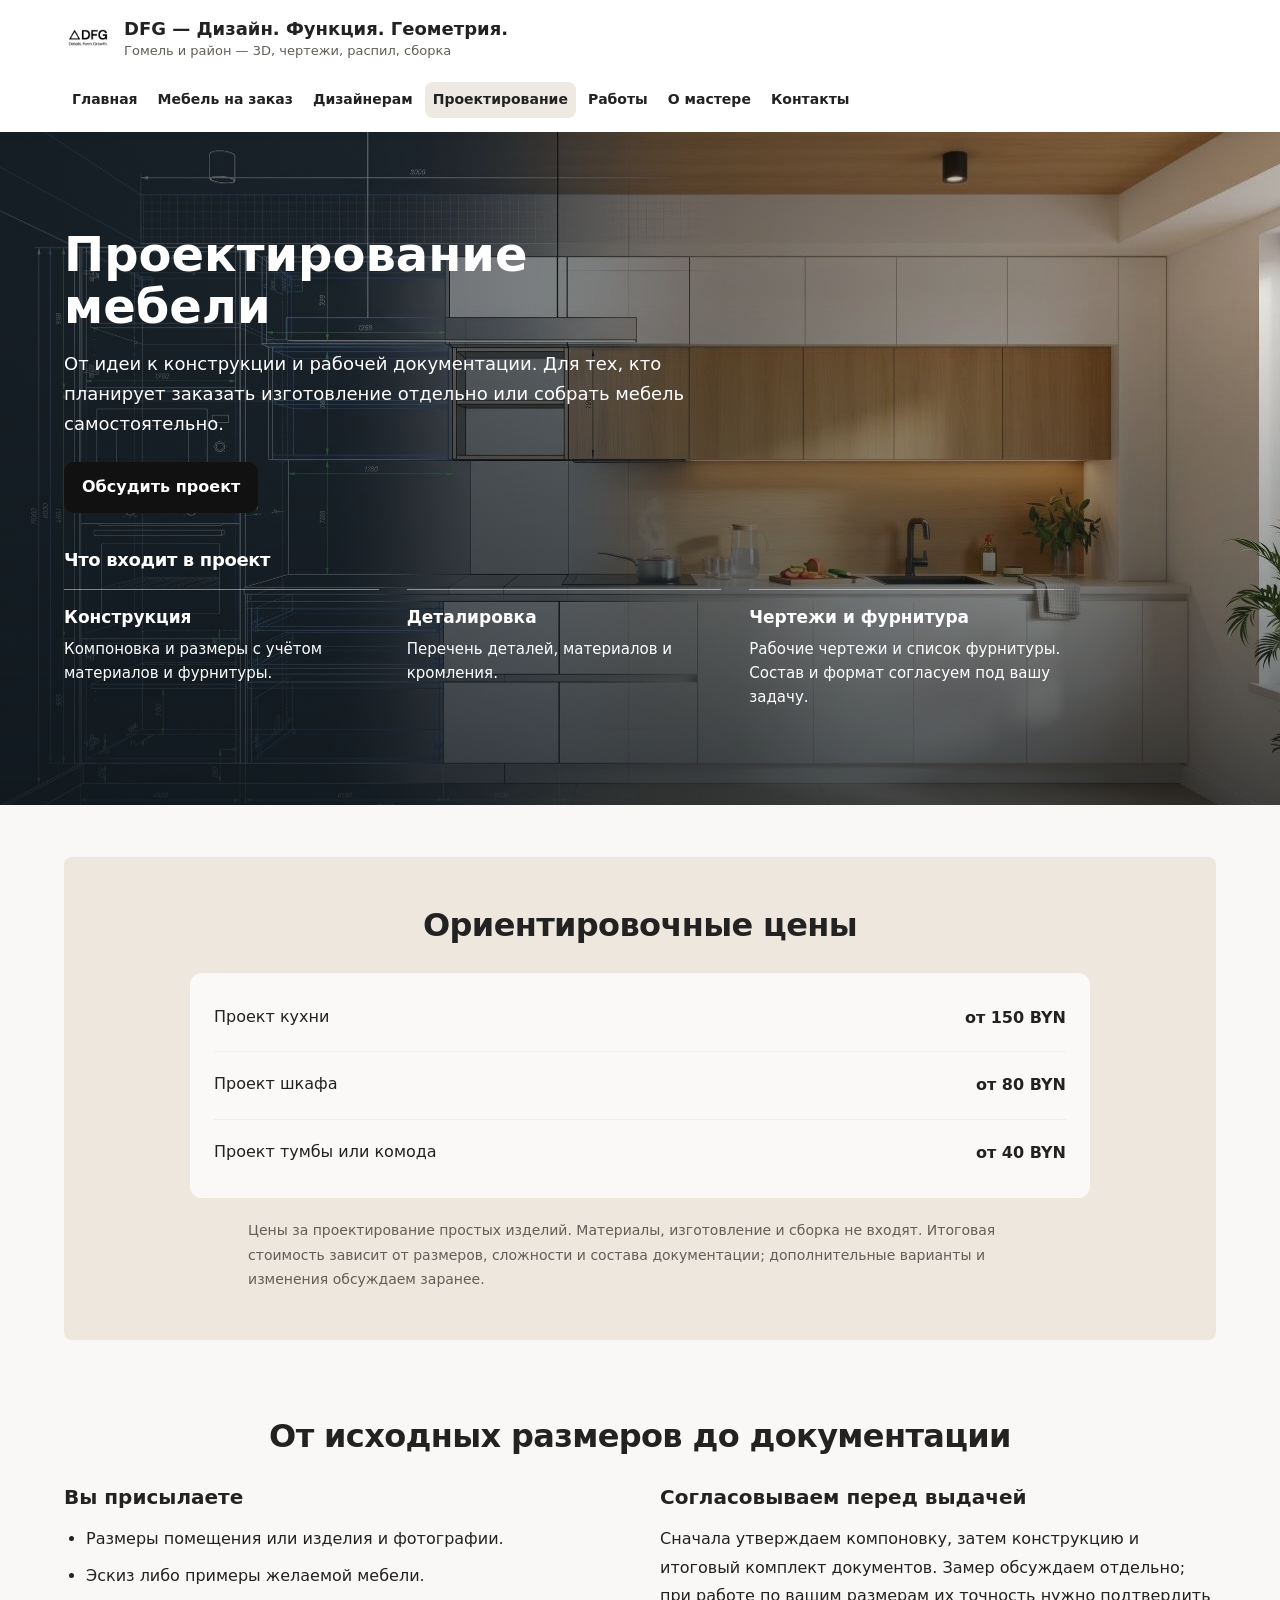
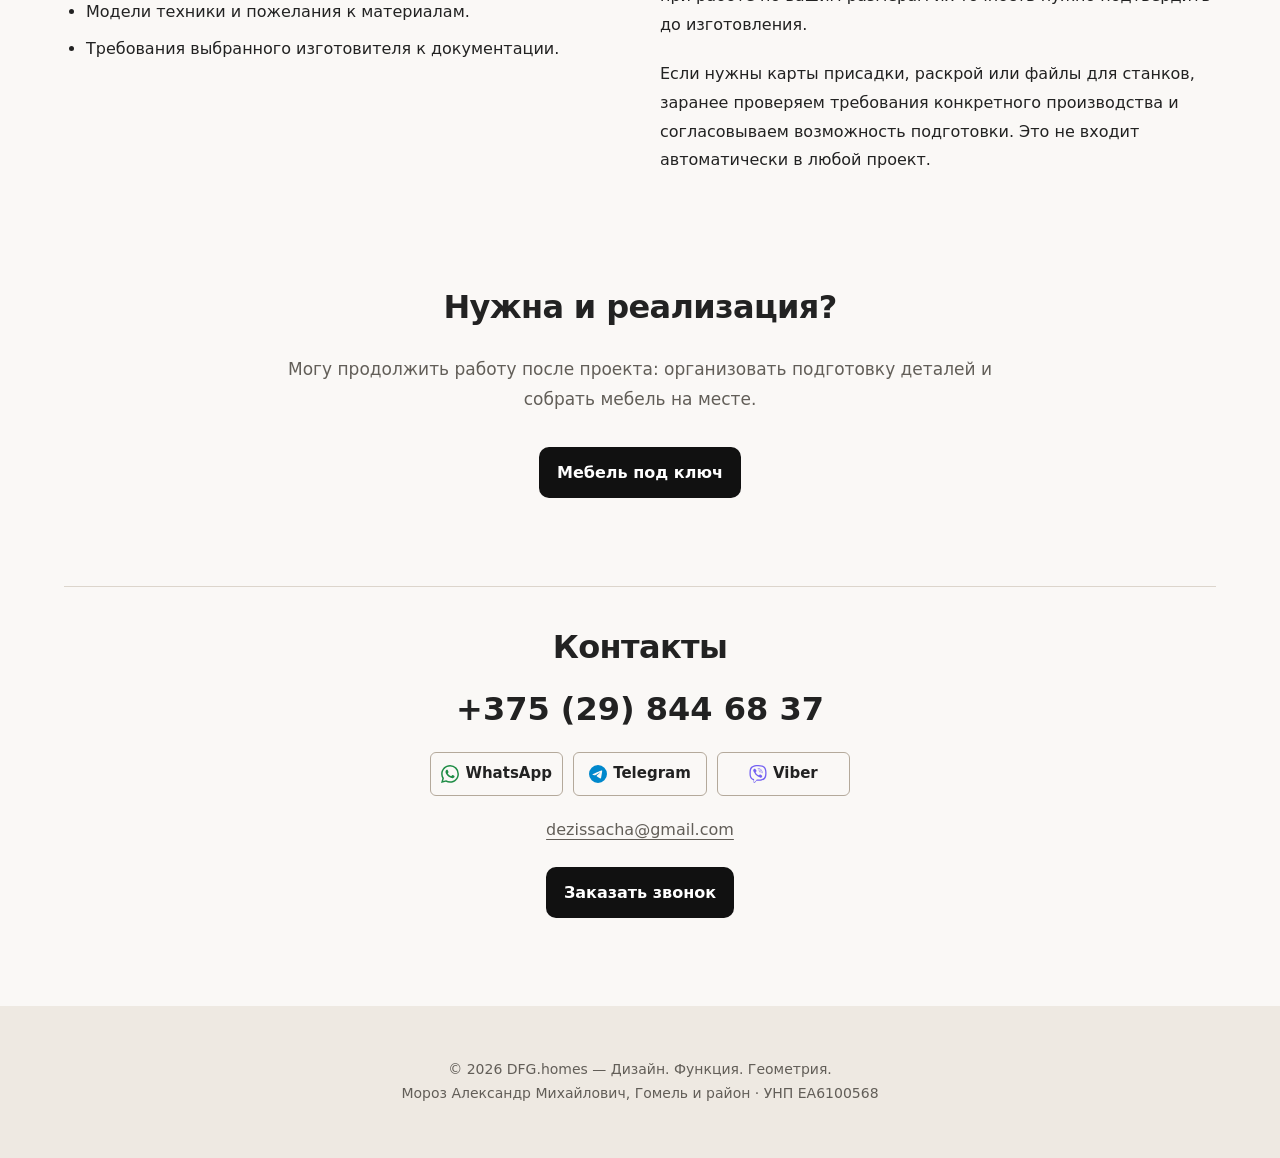
<file: site/design.html>
<!doctype html>
<html lang="ru">
<head>
  <meta charset="utf-8" />
  <meta name="viewport" content="width=device-width,initial-scale=1" />
  <title>Проектирование мебели — DFG.homes</title>
  <meta name="description" content="Отдельный проект корпусной мебели: конструкция, деталировка и чертежи для производства и сборки." />

  <meta name="keywords" content="кухни Гомель, мебель под заказ, кухни на заказ Гомель, корпусная мебель, дизайн кухни, распил, сборка мебели, МДФ, мебель МДФ">

  <meta property="og:title" content="Проектирование мебели — DFG.homes">
  <meta property="og:description" content="Отдельный проект корпусной мебели: конструкция, деталировка и чертежи для производства и сборки.">
  <meta property="og:image" content="https://dfg.homes/img/design_kitchen_blueprint.jpg">
  <meta property="og:url" content="https://dfg.homes/design.html">
  <meta property="og:type" content="website">
  <meta name="robots" content="noindex, follow">

  <!-- favicon -->
  <link rel="icon" type="image/png" href="/favicon-96x96.png" sizes="96x96" />
  <link rel="icon" type="image/svg+xml" href="/favicon.svg" />
  <link rel="shortcut icon" href="/favicon.ico" />
  <link rel="apple-touch-icon" sizes="180x180" href="/apple-touch-icon.png" />

  <script type="application/ld+json">
  {
    "@context": "https://schema.org",
    "@type": "LocalBusiness",
    "name": "DFG — Кухни на заказ в Гомеле",
    "image": "https://dfg.homes/img/dfg_logo.png",
    "url": "https://dfg.homes",
    "telephone": "+375298446837",
    "address": {
      "@type": "PostalAddress",
      "addressLocality": "Гомель",
      "addressCountry": "BY"
    },
    "priceRange": "$$",
    "description": "Индивидуальные кухни и корпусная мебель на заказ: проектирование, распил, сборка. Работаем в Гомеле и районе.",
    "openingHours": "Mo-Sa 08:00-22:00"
  }
  </script>

  <link rel="stylesheet" href="style.css?v=839a6c6e5438">
</head>

<body>
<header>
  <div class="header-inner container">
    <a class="brand" href="index.html" aria-label="DFG — на главную">
      <img src="img/dfg_logo.png" alt="DFG — Дизайн. Функция. Геометрия.">
      <div>
        <div class="title">DFG — Дизайн. Функция. Геометрия.</div>
        <div class="subtitle">Гомель и район — 3D, чертежи, распил, сборка</div>
      </div>
    </a>
    <nav aria-label="Основная навигация">
      <a href="index.html">Главная</a>
      <a href="custom.html">Мебель на заказ</a>
      <a href="designers.html">Дизайнерам</a>
      <a href="design.html" aria-current="page">Проектирование</a>
      <a href="index.html#portfolio">Работы</a>
      <a href="about.html">О мастере</a>
      <a href="#contact">Контакты</a>
    </nav>
  </div>
</header>
<section class="hero design-hero" aria-labelledby="design-title">
  <div class="hero-bg" style="background-image:url('img/design_kitchen_blueprint.jpg')" aria-hidden="true"></div>
  <div class="hero-inner container">
    <div class="design-hero-copy">

      <h1 id="design-title">Проектирование мебели</h1>
      <p>От идеи к конструкции и рабочей документации. Для тех, кто планирует заказать изготовление отдельно или собрать мебель самостоятельно.</p>
      <div class="design-hero-actions">
        <a class="btn" href="#contact">Обсудить проект</a>
      </div>
    </div>
    <div class="project-inclusions" aria-labelledby="inclusions-title">
      <h2 id="inclusions-title">Что входит в проект</h2>
      <ul class="inclusions-list">
        <li><h3>Конструкция</h3><p>Компоновка и размеры с учётом материалов и фурнитуры.</p></li>
        <li><h3>Деталировка</h3><p>Перечень деталей, материалов и кромления.</p></li>
        <li><h3>Чертежи и фурнитура</h3><p>Рабочие чертежи и список фурнитуры. Состав и формат согласуем под вашу задачу.</p></li>
      </ul>
    </div>
  </div>
</section>
<main class="container">
<section class="section-tone">
<h2>Ориентировочные цены</h2>
<dl class="price-list">
<div>
<dt>Проект кухни</dt>
<dd>от 150 BYN</dd>
</div>
<div>
<dt>Проект шкафа</dt>
<dd>от 80 BYN</dd>
</div>
<div>
<dt>Проект тумбы или комода</dt>
<dd>от 40 BYN</dd>
</div>
</dl>
<p class="note">Цены за проектирование простых изделий. Материалы, изготовление и сборка не входят. Итоговая стоимость зависит от размеров, сложности и состава документации; дополнительные варианты и изменения обсуждаем заранее.</p>
</section>
<section>
<h2>От исходных размеров до документации</h2>
<div class="two-column copy">
<div>
<h3>Вы присылаете</h3>
<ul class="detail-list">
<li>Размеры помещения или изделия и фотографии.</li>
<li>Эскиз либо примеры желаемой мебели.</li>
<li>Модели техники и пожелания к материалам.</li>
<li>Требования выбранного изготовителя к документации.</li>
</ul>
</div>
<div>
<h3>Согласовываем перед выдачей</h3>
<p>Сначала утверждаем компоновку, затем конструкцию и итоговый комплект документов. Замер обсуждаем отдельно; при работе по вашим размерам их точность нужно подтвердить до изготовления.</p>
<p>Если нужны карты присадки, раскрой или файлы для станков, заранее проверяем требования конкретного производства и согласовываем возможность подготовки. Это не входит автоматически в любой проект.</p>
</div>
</div>
</section>
<section>
<h2>Нужна и реализация?</h2>
<p class="lead">Могу продолжить работу после проекта: организовать подготовку деталей и собрать мебель на месте.</p>
<div class="contact-wrap"><a class="btn" href="custom.html">Мебель под ключ</a>
</div>
</section>  <section id="contact">
    <h2>Контакты</h2>
    <div class="contact-wrap">
      <p class="contact-phone"><a href="tel:+375298446837" aria-label="Позвонить Александру: +375 29 844 68 37">+375 (29) 844 68 37</a></p>
      <div class="contact-actions" aria-label="Написать в мессенджере">
        <a class="contact-action" href="https://wa.me/375298446837" target="_blank" rel="noopener noreferrer"><img class="messenger-icon" src="img/icons/whatsapp.svg" width="18" height="18" alt="" aria-hidden="true"><span>WhatsApp</span></a>
        <a class="contact-action" href="https://t.me/+375298446837" target="_blank" rel="noopener noreferrer"><img class="messenger-icon" src="img/icons/telegram.svg" width="18" height="18" alt="" aria-hidden="true"><span>Telegram</span></a>
        <a class="contact-action" href="viber://chat?number=%2B375298446837" title="Открыть Viber"><img class="messenger-icon" src="img/icons/viber.svg" width="18" height="18" alt="" aria-hidden="true"><span>Viber</span></a>
      </div>
      <p class="contact-email"><a href="mailto:dezissacha@gmail.com">dezissacha@gmail.com</a></p>
      <button class="btn" id="open-form" type="button">Заказать звонок</button>
    </div>
  </section>
</main>
<!-- MODAL -->
<div id="callback-modal" class="modal" role="dialog" aria-modal="true" aria-label="Заказать звонок">
  <div class="modal-content">

    <div class="modal-header">Заказать звонок</div>
    <button class="modal-close" id="close-form" aria-label="Закрыть">×</button>

    <h3 id="modal-title" style="display:none;">
</h3>
    <div id="modal-message" style="display:none; text-align:center; font-size:17px; margin-bottom:12px;">
</div>

    <form id="callback-form" class="modal-form">
        <input type="hidden" name="access_key" value="6b357ccf-6173-467a-af4d-17d873c3c2f2">
        <input type="text" name="name" id="name-field" aria-label="Ваше имя" autocomplete="name" placeholder="Ваше имя">
        <input type="tel" name="phone" id="phone-input" aria-label="Ваш телефон" autocomplete="tel" placeholder="Ваш телефон" required>
        <div id="phone-error" style="display:none; color:#b00020; font-size:14px; margin-top:-8px; margin-bottom:8px;">
</div>
        <textarea aria-label="Комментарий" name="message" placeholder="Комментарий" maxlength="10000"></textarea>
    </form>

    <div class="modal-submit-bar">
        <button id="submit-btn" type="submit" form="callback-form" class="btn submit-btn">Отправить</button>
        <button id="close-after-submit" class="btn" style="display:none;">Закрыть</button>
    </div>

  </div>
</div>

<footer>
  <div class="container">
    © 2026 DFG.homes — Дизайн. Функция. Геометрия.<br>
    Мороз Александр Михайлович, Гомель и район · УНП EA6100568
  </div>
</footer>

<dialog id="photo-viewer" class="photo-viewer" aria-label="Просмотр фотографий">
  <div class="viewer-toolbar"><span id="photo-count" aria-live="polite"></span><button type="button" id="photo-close" aria-label="Закрыть фото">Закрыть ×</button></div>
  <figure><img id="photo-full" alt=""><figcaption id="photo-caption" aria-live="polite"></figcaption></figure>
  <div class="viewer-navigation"><button type="button" id="photo-prev" aria-label="Предыдущее фото">← Назад</button><button type="button" id="photo-next" aria-label="Следующее фото">Далее →</button></div>
</dialog>

<script src="site.js?v=2609d48644e8" defer></script>
</body>
</html>
</file>
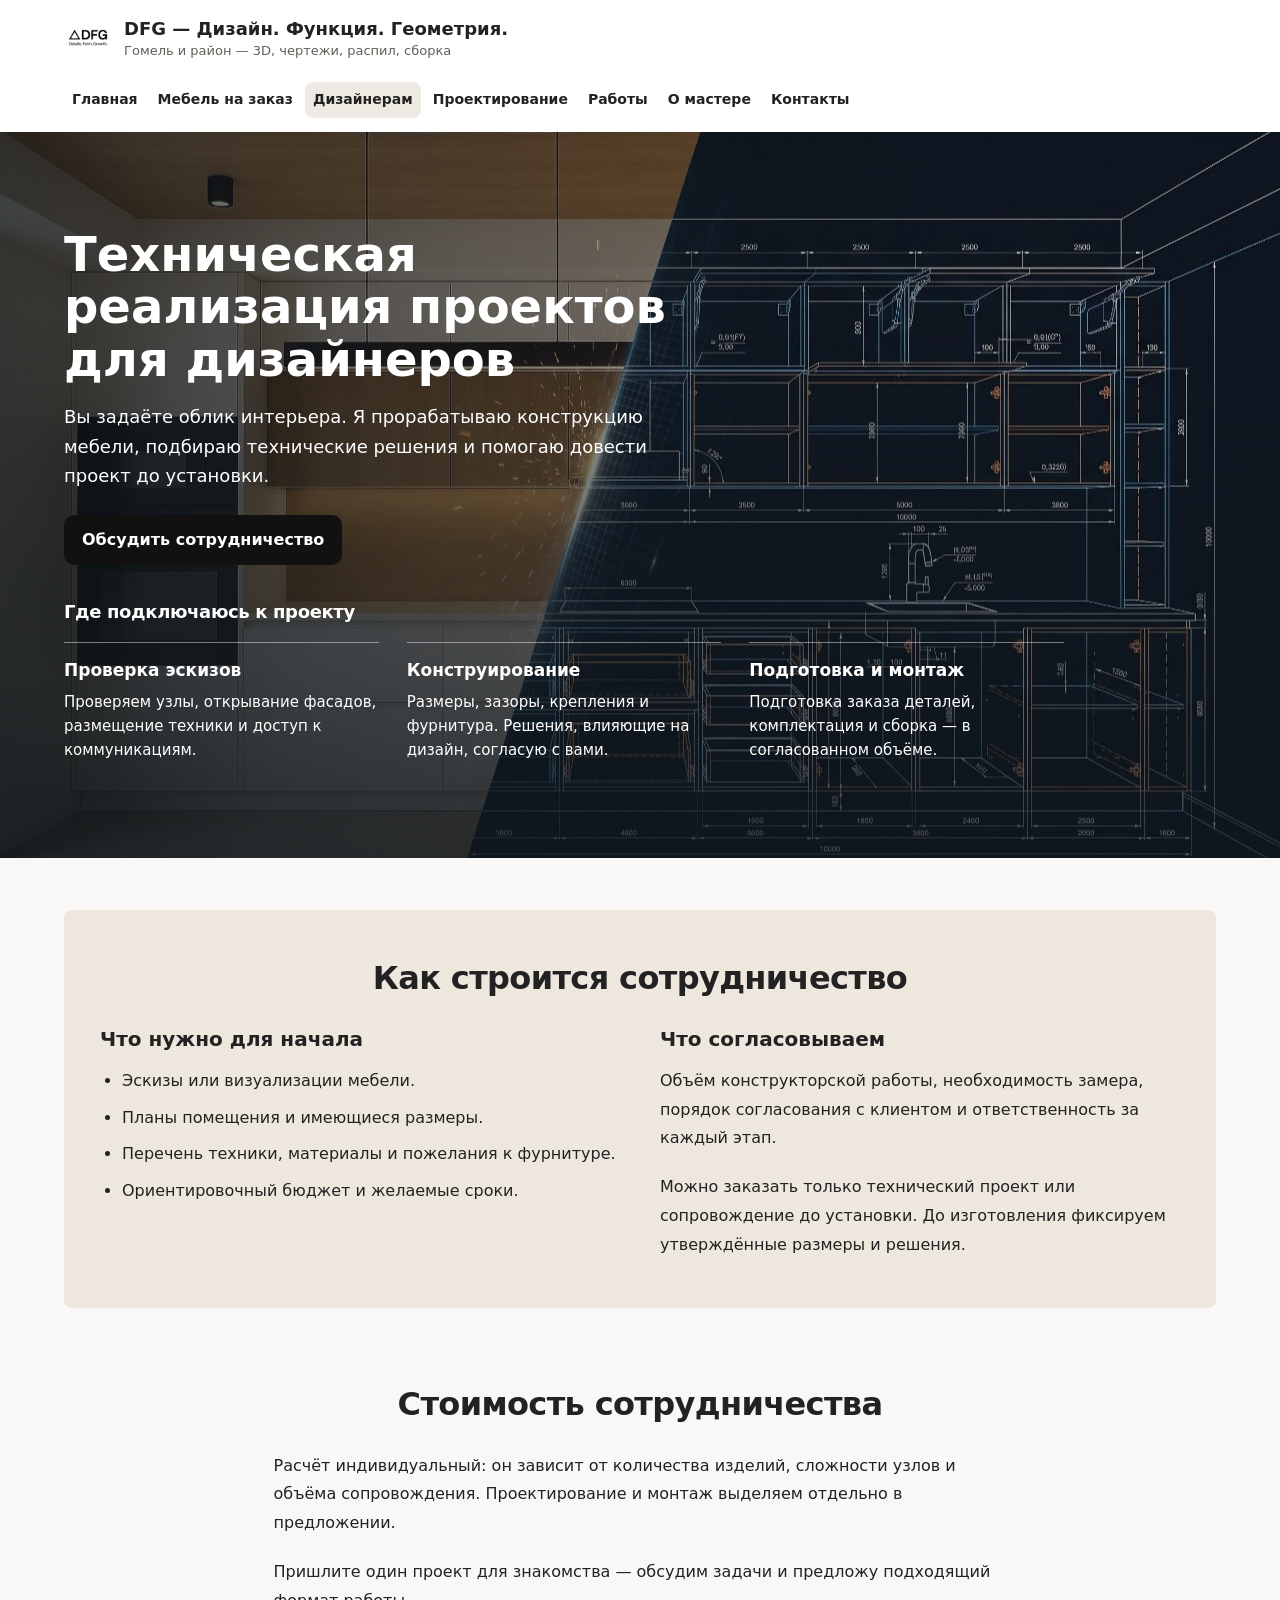
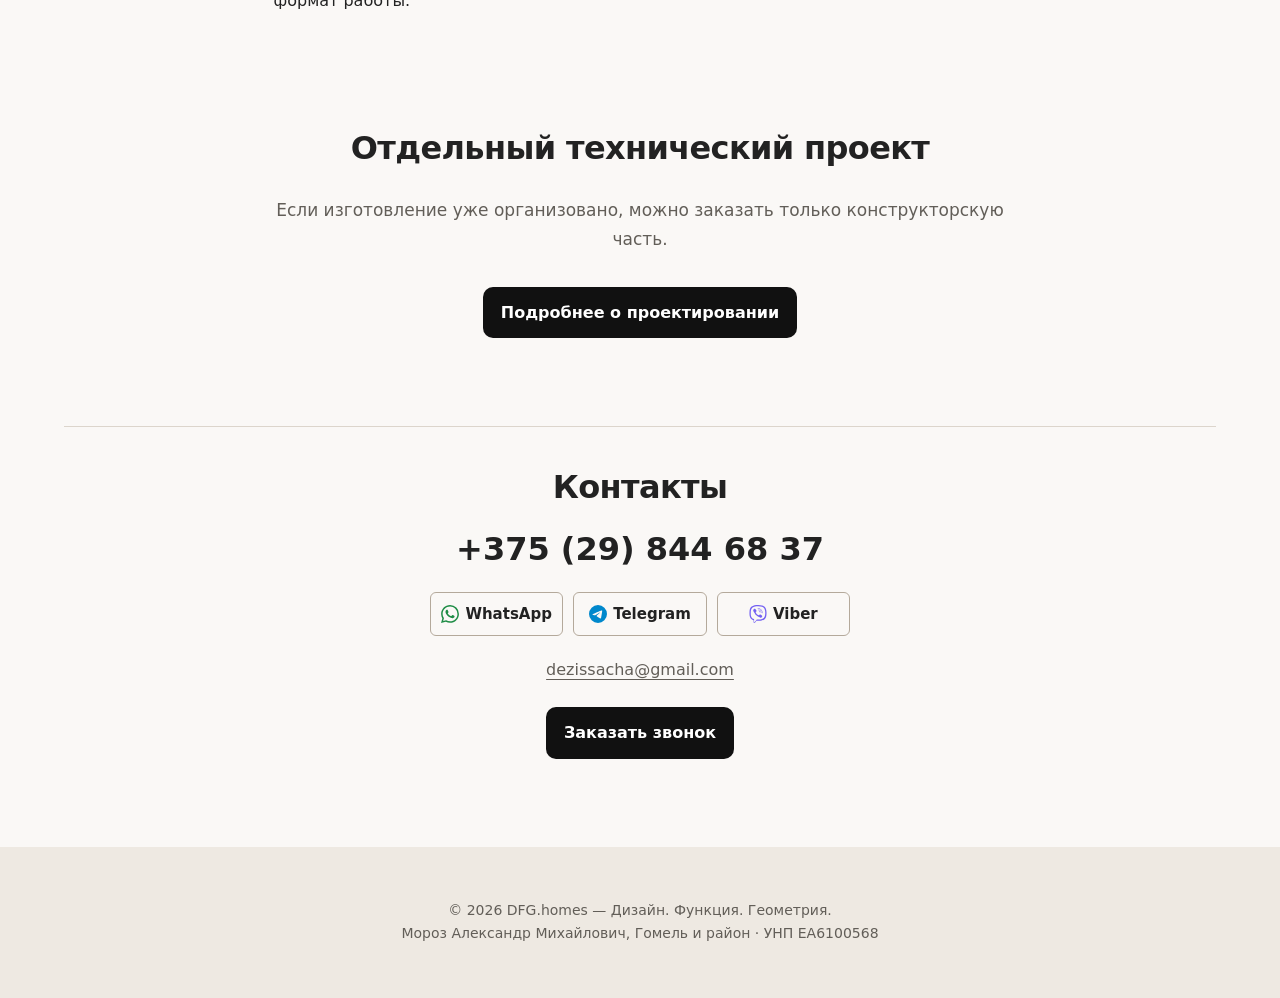
<file: site/designers.html>
<!doctype html>
<html lang="ru">
<head>
  <meta charset="utf-8" />
  <meta name="viewport" content="width=device-width,initial-scale=1" />
  <title>Техническая реализация проектов для дизайнеров — DFG.homes</title>
  <meta name="description" content="Конструирование и реализация корпусной мебели по эскизам дизайнеров интерьера в Гомеле и районе." />

  <meta name="keywords" content="кухни Гомель, мебель под заказ, кухни на заказ Гомель, корпусная мебель, дизайн кухни, распил, сборка мебели, МДФ, мебель МДФ">

  <meta property="og:title" content="Техническая реализация проектов для дизайнеров — DFG.homes">
  <meta property="og:description" content="Конструирование и реализация корпусной мебели по эскизам дизайнеров интерьера в Гомеле и районе.">
  <meta property="og:image" content="https://dfg.homes/img/designers_kitchen_blueprint.jpg">
  <meta property="og:url" content="https://dfg.homes/designers.html">
  <meta property="og:type" content="website">
  <meta name="robots" content="noindex, follow">

  <!-- favicon -->
  <link rel="icon" type="image/png" href="/favicon-96x96.png" sizes="96x96" />
  <link rel="icon" type="image/svg+xml" href="/favicon.svg" />
  <link rel="shortcut icon" href="/favicon.ico" />
  <link rel="apple-touch-icon" sizes="180x180" href="/apple-touch-icon.png" />

  <script type="application/ld+json">
  {
    "@context": "https://schema.org",
    "@type": "LocalBusiness",
    "name": "DFG — Кухни на заказ в Гомеле",
    "image": "https://dfg.homes/img/dfg_logo.png",
    "url": "https://dfg.homes",
    "telephone": "+375298446837",
    "address": {
      "@type": "PostalAddress",
      "addressLocality": "Гомель",
      "addressCountry": "BY"
    },
    "priceRange": "$$",
    "description": "Индивидуальные кухни и корпусная мебель на заказ: проектирование, распил, сборка. Работаем в Гомеле и районе.",
    "openingHours": "Mo-Sa 08:00-22:00"
  }
  </script>

  <link rel="stylesheet" href="style.css?v=839a6c6e5438">
</head>

<body>
<header>
  <div class="header-inner container">
    <a class="brand" href="index.html" aria-label="DFG — на главную">
      <img src="img/dfg_logo.png" alt="DFG — Дизайн. Функция. Геометрия.">
      <div>
        <div class="title">DFG — Дизайн. Функция. Геометрия.</div>
        <div class="subtitle">Гомель и район — 3D, чертежи, распил, сборка</div>
      </div>
    </a>
    <nav aria-label="Основная навигация">
      <a href="index.html">Главная</a>
      <a href="custom.html">Мебель на заказ</a>
      <a href="designers.html" aria-current="page">Дизайнерам</a>
      <a href="design.html">Проектирование</a>
      <a href="index.html#portfolio">Работы</a>
      <a href="about.html">О мастере</a>
      <a href="#contact">Контакты</a>
    </nav>
  </div>
</header>
<section class="hero design-hero" aria-labelledby="designers-title">
  <div class="hero-bg" style="background-image:url('img/designers_kitchen_blueprint.jpg')" aria-hidden="true"></div>
  <div class="hero-inner container">
    <div class="design-hero-copy">
      <h1 id="designers-title">Техническая реализация проектов для дизайнеров</h1>
      <p>Вы задаёте облик интерьера. Я прорабатываю конструкцию мебели, подбираю технические решения и помогаю довести проект до установки.</p>
      <div class="design-hero-actions"><a class="btn" href="#contact">Обсудить сотрудничество</a></div>
    </div>
    <div class="project-inclusions" aria-labelledby="collaboration-title">
      <h2 id="collaboration-title">Где подключаюсь к проекту</h2>
      <ul class="inclusions-list">
        <li><h3>Проверка эскизов</h3><p>Проверяем узлы, открывание фасадов, размещение техники и доступ к коммуникациям.</p></li>
        <li><h3>Конструирование</h3><p>Размеры, зазоры, крепления и фурнитура. Решения, влияющие на дизайн, согласую с вами.</p></li>
        <li><h3>Подготовка и монтаж</h3><p>Подготовка заказа деталей, комплектация и сборка — в согласованном объёме.</p></li>
      </ul>
    </div>
  </div>
</section>
<main class="container">
<section class="section-tone">
<h2>Как строится сотрудничество</h2>
<div class="two-column copy">
<div>
<h3>Что нужно для начала</h3>
<ul class="detail-list">
<li>Эскизы или визуализации мебели.</li>
<li>Планы помещения и имеющиеся размеры.</li>
<li>Перечень техники, материалы и пожелания к фурнитуре.</li>
<li>Ориентировочный бюджет и желаемые сроки.</li>
</ul>
</div>
<div>
<h3>Что согласовываем</h3>
<p>Объём конструкторской работы, необходимость замера, порядок согласования с клиентом и ответственность за каждый этап.</p>
<p>Можно заказать только технический проект или сопровождение до установки. До изготовления фиксируем утверждённые размеры и решения.</p>
</div>
</div>
</section>
<section>
<h2>Стоимость сотрудничества</h2>
<div class="copy">
<p>Расчёт индивидуальный: он зависит от количества изделий, сложности узлов и объёма сопровождения. Проектирование и монтаж выделяем отдельно в предложении.</p>
<p>Пришлите один проект для знакомства — обсудим задачи и предложу подходящий формат работы.</p>
</div>
</section>
<section>
<h2>Отдельный технический проект</h2>
<p class="lead">Если изготовление уже организовано, можно заказать только конструкторскую часть.</p>
<div class="contact-wrap"><a class="btn" href="design.html">Подробнее о проектировании</a>
</div>
</section>  <section id="contact">
    <h2>Контакты</h2>
    <div class="contact-wrap">
      <p class="contact-phone"><a href="tel:+375298446837" aria-label="Позвонить Александру: +375 29 844 68 37">+375 (29) 844 68 37</a></p>
      <div class="contact-actions" aria-label="Написать в мессенджере">
        <a class="contact-action" href="https://wa.me/375298446837" target="_blank" rel="noopener noreferrer"><img class="messenger-icon" src="img/icons/whatsapp.svg" width="18" height="18" alt="" aria-hidden="true"><span>WhatsApp</span></a>
        <a class="contact-action" href="https://t.me/+375298446837" target="_blank" rel="noopener noreferrer"><img class="messenger-icon" src="img/icons/telegram.svg" width="18" height="18" alt="" aria-hidden="true"><span>Telegram</span></a>
        <a class="contact-action" href="viber://chat?number=%2B375298446837" title="Открыть Viber"><img class="messenger-icon" src="img/icons/viber.svg" width="18" height="18" alt="" aria-hidden="true"><span>Viber</span></a>
      </div>
      <p class="contact-email"><a href="mailto:dezissacha@gmail.com">dezissacha@gmail.com</a></p>
      <button class="btn" id="open-form" type="button">Заказать звонок</button>
    </div>
  </section>
</main>
<!-- MODAL -->
<div id="callback-modal" class="modal" role="dialog" aria-modal="true" aria-label="Заказать звонок">
  <div class="modal-content">

    <div class="modal-header">Заказать звонок</div>
    <button class="modal-close" id="close-form" aria-label="Закрыть">×</button>

    <h3 id="modal-title" style="display:none;">
</h3>
    <div id="modal-message" style="display:none; text-align:center; font-size:17px; margin-bottom:12px;">
</div>

    <form id="callback-form" class="modal-form">
        <input type="hidden" name="access_key" value="6b357ccf-6173-467a-af4d-17d873c3c2f2">
        <input type="text" name="name" id="name-field" aria-label="Ваше имя" autocomplete="name" placeholder="Ваше имя">
        <input type="tel" name="phone" id="phone-input" aria-label="Ваш телефон" autocomplete="tel" placeholder="Ваш телефон" required>
        <div id="phone-error" style="display:none; color:#b00020; font-size:14px; margin-top:-8px; margin-bottom:8px;">
</div>
        <textarea aria-label="Комментарий" name="message" placeholder="Комментарий" maxlength="10000"></textarea>
    </form>

    <div class="modal-submit-bar">
        <button id="submit-btn" type="submit" form="callback-form" class="btn submit-btn">Отправить</button>
        <button id="close-after-submit" class="btn" style="display:none;">Закрыть</button>
    </div>

  </div>
</div>

<footer>
  <div class="container">
    © 2026 DFG.homes — Дизайн. Функция. Геометрия.<br>
    Мороз Александр Михайлович, Гомель и район · УНП EA6100568
  </div>
</footer>

<dialog id="photo-viewer" class="photo-viewer" aria-label="Просмотр фотографий">
  <div class="viewer-toolbar"><span id="photo-count" aria-live="polite"></span><button type="button" id="photo-close" aria-label="Закрыть фото">Закрыть ×</button></div>
  <figure><img id="photo-full" alt=""><figcaption id="photo-caption" aria-live="polite"></figcaption></figure>
  <div class="viewer-navigation"><button type="button" id="photo-prev" aria-label="Предыдущее фото">← Назад</button><button type="button" id="photo-next" aria-label="Следующее фото">Далее →</button></div>
</dialog>

<script src="site.js?v=2609d48644e8" defer></script>
</body>
</html>
</file>
<file: site/style.css>
:root{
      --bg:#faf8f6;
      --text:#222;
      --muted:#6f6f6f;
      --accent:#111;
      --maxw:1200px;
    }
    *{box-sizing:border-box;margin:0;padding:0}
    body{font-family:Inter, system-ui, -apple-system, "Segoe UI", Roboto, "Helvetica Neue", Arial; color:var(--text); background:var(--bg);}
    a{color:inherit;text-decoration:none}

    .container{max-width:var(--maxw);margin:0 auto;padding:24px;}

    /* HEADER */
    header{position:fixed;top:0;left:0;right:0;background:rgba(255,255,255,0.97);backdrop-filter:blur(8px);box-shadow:0 2px 10px rgba(0,0,0,0.05);z-index:40;}
    .header-inner{display:flex;align-items:center;justify-content:space-between;gap:20px;max-width:var(--maxw);margin:0 auto;padding:14px 24px;}
    .brand{display:flex;align-items:center;gap:12px;flex:1;}
    .brand img{height:48px;width:auto;}
    .brand .title{font-weight:700;font-size:18px;}
    .brand .subtitle{font-size:13px;color:var(--muted);}
    nav{display:flex;gap:12px;align-items:center;flex-wrap:wrap;justify-content:flex-end;}
    nav a{padding:8px 12px;border-radius:8px;font-weight:600;}

    @media (max-width: 700px) {
      .header-inner {
        flex-direction: column;
        align-items: center;
        text-align: center;
        gap: 10px;
      }

      nav {
        justify-content: center;
        width: 100%;
      }

      nav a {
        padding: 6px 10px;
        font-size: 16px;
      }

      .brand {
        justify-content: center;
      }
    }

    /* HERO */
    .hero{height:88vh;min-height:520px;display:flex;align-items:center;position:relative;color:#fff;margin-top:84px;}
    .hero-bg{position:absolute;inset:0;background-size:cover;background-position:center;filter:saturate(1);}
    .hero-inner{max-width:var(--maxw);margin:0 auto;padding:48px;position:relative;}
    .hero h1{font-size:40px;line-height:1.1;margin-bottom:16px;}
    .hero p{font-size:18px;max-width:60ch;margin-bottom:24px;}
    .btn{background:var(--accent);color:#fff;padding:12px 18px;border-radius:10px;border:0;font-weight:700;cursor:pointer;}
    .btn.secondary{background:transparent;border:1px solid rgba(255,255,255,0.3);color:#fff;}

    main{padding:36px 0 80px;}
    section{padding:48px 0;}
    h2{font-size:26px;text-align:center;margin-bottom:22px;}
    .lead{max-width:900px;margin:0 auto 24px;color:var(--muted);text-align:center;line-height:1.6;}

    /* GRID */
    .steps{max-width:980px;margin:0 auto;display:grid;grid-template-columns:repeat(auto-fit,minmax(220px,1fr));gap:16px;}
    .step{background:#fff;border-radius:10px;padding:18px;box-shadow:0 6px 22px rgba(0,0,0,0.04);}
    .step h3{margin-bottom:8px;font-size:16px;}
    .step p{color:var(--muted);font-size:14px;}

   .why{
      max-width:980px;
      margin:0 auto;
      display:grid;
      grid-template-columns:repeat(auto-fit,minmax(220px,1fr));
      gap:16px;
    }
    .why-item{background:#fff;padding:16px;border-radius:10px;box-shadow:0 6px 18px rgba(0,0,0,0.03);text-align:center;}
    .why-item p{margin-top:8px;color:var(--muted);font-size:14px;}

    .portfolio-grid{display:grid;grid-template-columns:repeat(auto-fit,minmax(260px,1fr));gap:14px;max-width:1200px;margin:0 auto;}
    .portfolio-item{background:#fff;border-radius:10px;overflow:hidden;box-shadow:0 6px 22px rgba(0,0,0,0.04);}
    .portfolio-item img{width:100%;height:100%;object-fit:cover;display:block;}
    .caption{padding:10px;color:var(--muted);font-size:14px;}

    /* CONTACT */
    .contact-wrap{max-width:900px;margin:0 auto;text-align:center;}
    .contact-wrap p{margin:6px 0;color:var(--muted);}
    .small{font-size:13px;color:var(--muted);}

    footer{background:#f6f6f6;padding:28px 0;margin-top:40px;color:var(--muted);font-size:14px;text-align:center;}

    html {
      scroll-padding-top: var(--header-offset, 10px);
    }

    /* MODAL */
    .modal{
      position:fixed;
      inset:0;
      background:rgba(0,0,0,0.55);
      display:none;
      align-items:center;
      justify-content:center;
      padding:20px;
      z-index:999;
      opacity:0;
      transition:opacity .15s ease-out;
    }
    .modal.show{
      display:flex;
      opacity:1;
    }
    .modal-content{
      background:#fff;
      padding:28px;
      border-radius:14px;
      width:100%;
      max-width:420px;
      box-shadow:0 8px 40px rgba(0,0,0,0.25);
      position:relative;
      transform:translateY(10px);
      transition:transform .15s ease-out;
    }
    .modal.show .modal-content{
      transform:translateY(0);
    }
    .modal-content h3{
      text-align:center;
      margin-bottom:16px;
      font-size:22px;
    }
    .modal-content input,
    .modal-content textarea{
      width:100%;
      padding:12px;
      margin-bottom:12px;
      border-radius:8px;
      border:1px solid #ddd;
      font-size:15px;
    }
    .modal-close{
      position:absolute;
      top:10px;
      right:12px;
      font-size:26px;
      background:none;
      border:none;
      color:#666;
      cursor:pointer;
    }

    .submit-btn {
      width: 100%;
      padding: 14px;
      font-size: 17px;
      border-radius: 10px;
      font-weight: 700;
    }

    #close-after-submit {
      width: 100%;
    }

    .input-error {
      border-color: #b00020 !important;
      background: #ffecec;
    }

    @media (min-width: 701px) {
      .modal-header {
        display: none !important;
      }

    }

    /* MOBILE FULLSCREEN MODAL */
    @media(max-width:700px){

      body.modal-open {
        overflow: hidden;
        height: 100dvh;
      }

      .modal{
        padding:0;
      }

      .modal-content{
        width:100%;
        height:100vh;
        height:100dvh;
        max-width:none;
        border-radius:0;
        padding:70px 20px 0;
        display:flex;
        flex-direction:column;
        box-shadow:none;
        overflow:hidden;
        position:relative;
        animation:modalSlideUp .22s ease-out;
      }

      @keyframes modalSlideUp{
        from{transform:translateY(40px);opacity:0}
        to{transform:translateY(0);opacity:1}
      }

      /* FIXED TOP BAR */
      .modal-header{
        position:fixed;
        top:0;
        left:0;
        right:0;
        height:60px;
        background:#fff;
        display:flex;
        align-items:center;
        justify-content:center;
        font-size:20px;
        font-weight:700;
        z-index:1001;
        border-bottom:1px solid #eee;
      }

      .modal-close{
        position:fixed;
        top:14px;
        right:16px;
        font-size:34px;
        z-index:1002;
      }

      /* BOTTOM ACTION BAR */
      .modal-submit-bar{
        flex-shrink:0;
        margin:0 -20px;
        background:#fff;
        padding:14px 20px;
        padding-bottom:max(14px, env(safe-area-inset-bottom));
        border-top:1px solid #eee;
        z-index:1001;
      }

      .modal-submit-bar button{
        width:100%;
        padding:14px;
        background:#111;
        color:#fff;
        border-radius:10px;
        font-size:17px;
        font-weight:700;
      }

      .modal-form {
        display:flex;
        flex-direction:column;
        flex:1;
        min-height:0;
        overflow-y:auto;
      }

    /* Поля имени и телефона — фиксированные */
    .modal-form input {
      flex: 0 0 auto;
    }

    /* Комментарий растягивается */
    .modal-form textarea {
      flex: 1 1 auto;
      min-height: 80px;
      resize: none;
      overflow-y: auto;
    }
    }

/* Shared navigation and service pages */
header { position:sticky; }
.header-inner { flex-wrap:wrap; }
.brand { flex:none; }
nav { gap:4px; }
nav a { font-size:14px; padding:8px; }
nav a[aria-current="page"] { background:#eee9e3; }
.hero { margin-top:0; }
.hero-inner { z-index:2; }
.btn { display:inline-block; text-align:center; font:inherit; font-weight:700; }
a:focus-visible, button:focus-visible, input:focus-visible, textarea:focus-visible { outline:3px solid #93643c; outline-offset:4px; }
.portfolio-item img { height:300px; }
.service-grid { display:grid; grid-template-columns:repeat(3,minmax(0,1fr)); gap:20px; }
.service-card { background:#fff; border:1px solid #e8e2dc; border-radius:12px; padding:28px; display:flex; flex-direction:column; align-items:flex-start; gap:18px; }
.service-card h3 { font-size:22px; }
.service-card p { color:var(--muted); line-height:1.65; flex:1; }
.service-card .btn { margin-top:auto; }
.page-intro { padding:48px 0 28px; max-width:850px; }
.eyebrow { color:#79583e; font-size:13px; font-weight:700; letter-spacing:.08em; text-transform:uppercase; margin-bottom:16px; }
.page-intro h1 { font-size:clamp(30px,4vw,48px); line-height:1.15; margin-bottom:22px; }
.page-intro p:not(.eyebrow) { color:var(--muted); font-size:19px; line-height:1.65; margin-bottom:24px; }
.two-column { display:grid; grid-template-columns:1fr 1fr; gap:32px; align-items:start; }
.copy { line-height:1.75; }
.copy p + p { margin-top:16px; }
.copy h3 { margin-bottom:12px; }
.detail-list { padding-left:22px; line-height:1.8; }
.price-list { background:#fff; padding:12px 24px; border-radius:12px; }
.price-list div { display:flex; justify-content:space-between; gap:24px; padding:20px 0; border-bottom:1px solid #eee; }
.price-list div:last-child { border:0; }
.price-list dt { line-height:1.5; }
.price-list dd { white-space:nowrap; font-weight:700; }
.note { color:var(--muted); font-size:14px; line-height:1.7; margin-top:18px; }
.steps p { line-height:1.6; }
.contact-wrap { line-height:1.7; }
@media(max-width:900px) {
 .header-inner { justify-content:center; gap:12px; }
 nav { justify-content:center; }
 .service-grid { grid-template-columns:1fr; }
}
@media(max-width:700px) {
 .header-inner { padding:12px 16px; }
 .brand .title { font-size:15px; }
 .brand .subtitle { font-size:11px; }
 .brand img { height:40px; }
 nav a { font-size:12px; padding:6px; }
 .container { padding-left:20px; padding-right:20px; }
 .hero { height:auto; min-height:520px; }
 .hero-inner { padding:40px 24px; }
 .hero h1 { font-size:30px; }
 .hero p { font-size:17px; line-height:1.6; }
 .two-column { grid-template-columns:1fr; }
 .portfolio-grid { grid-template-columns:1fr; }
 .price-list { padding:8px 16px; }
 .price-list div { flex-wrap:wrap; gap:8px; }
 section { padding:32px 0; }
}

/* Allow text and navigation to shrink within narrow screens. */
.hero-inner { width:100%; min-width:0; }
.brand { min-width:0; max-width:100%; }
.brand > div { min-width:0; }
nav { min-width:0; max-width:100%; }
@media(max-width:700px) {
 .brand .title, .brand .subtitle { overflow-wrap:anywhere; }
 .header-inner { align-items:stretch; }
 .brand { justify-content:center; }
}

body.modal-open { overflow:hidden; }
.modal-content { max-height:100%; overflow-y:auto; }

/* Portfolio: photographs and descriptions without decorative boxes. */
.featured-projects { display:grid; grid-template-columns:repeat(2,minmax(0,1fr)); gap:40px 28px; }
.featured-project { min-width:0; }
.featured-project-wide { grid-column:1 / -1; display:grid; grid-template-columns:1.3fr 1fr; align-items:center; gap:36px; }
.project-photo { display:block; position:relative; background:#eae6e0; overflow:hidden; }
.project-photo img { display:block; width:100%; height:100%; aspect-ratio:4 / 3; object-fit:contain; transition:transform .2s ease; }
.project-photo:hover img { transform:scale(1.02); }
.photo-hint { position:absolute; bottom:14px; right:14px; padding:7px 12px; border-radius:4px; background:rgba(255,255,255,.94); color:#222; font-size:12px; }
.project-copy { padding-top:24px; }
.featured-project-wide .project-copy { padding:0; }
.project-copy h3 { font-size:24px; line-height:1.3; margin-bottom:14px; }
.project-copy p:not(.eyebrow) { line-height:1.75; color:#555; }
.project-copy .project-detail { margin-top:16px; font-size:14px; }
.gallery-heading { font-size:22px; margin:48px 0 24px; }
.project-gallery { display:grid; grid-template-columns:repeat(3,minmax(0,1fr)); gap:28px 20px; }
.project-gallery figure { min-width:0; }
.project-gallery figcaption { font-size:14px; line-height:1.5; margin-top:12px; color:#555; }
.service-visual { display:grid; grid-template-columns:1.2fr 1fr; gap:40px; align-items:center; }
.visual-copy h2 { text-align:left; margin-bottom:18px; }
.visual-copy p { line-height:1.75; color:#555; }
/* Numbered stages and quiet text columns replace repeated cards. */
.steps { list-style:none; counter-reset:stage; gap:28px; }
.step { counter-increment:stage; background:transparent; box-shadow:none; border-radius:0; padding:0; border-top:1px solid #d9d2c9; padding-top:18px; }
.step::before { content:counter(stage, decimal-leading-zero); display:block; color:#79583e; font-size:14px; margin-bottom:20px; }
.step p { font-size:15px; }
.why { gap:28px; }
.why-item { background:transparent; box-shadow:none; border-radius:0; padding:0; text-align:left; }
.why-item strong { font-size:18px; }
.why-item p { line-height:1.7; font-size:15px; }
/* Native modal provides Escape handling and keeps keyboard focus inside. */
.photo-viewer { border:0; width:min(1100px, calc(100% - 32px)); max-width:none; max-height:calc(100dvh - 32px); margin:auto; background:#faf8f6; color:#222; padding:20px; overflow:auto; }
.photo-viewer::backdrop { background:rgba(0,0,0,.85); }
.viewer-toolbar, .viewer-navigation { display:flex; justify-content:space-between; align-items:center; gap:16px; }
.photo-viewer button { font:inherit; padding:10px 14px; border:1px solid #d9d2c9; background:transparent; border-radius:4px; cursor:pointer; }
.photo-viewer figure { margin:16px 0; }
.photo-viewer figure img { display:block; width:100%; height:min(65dvh, 760px); object-fit:contain; }
.photo-viewer figcaption { text-align:center; line-height:1.5; margin-top:16px; }
body.image-open { overflow:hidden; }
@media(max-width:700px) {
 .featured-projects, .featured-project-wide, .service-visual { grid-template-columns:1fr; gap:28px; }
 .featured-project-wide { gap:0; }
 .featured-project-wide .project-copy { padding-top:24px; }
 .project-gallery { grid-template-columns:repeat(2,minmax(0,1fr)); gap:24px 14px; }
 .project-gallery .photo-hint { display:none; }
 .project-copy h3 { font-size:22px; }
 .photo-viewer { width:calc(100% - 16px); padding:14px; max-height:calc(100dvh - 16px); }
 .steps { grid-template-columns:1fr; }
 .step::before { margin-bottom:12px; }
}
@media(prefers-reduced-motion:reduce) { .project-photo img { transition:none; } }

.viewer-navigation[hidden] { display:none; }

/* Design-page hero: a blueprint-to-visualization illustration. */
.design-hero { height:72vh; min-height:560px; max-height:820px; }
.design-hero .hero-bg { background-position:center; }
.design-hero::before { content:""; position:absolute; inset:0; z-index:1; pointer-events:none; background:linear-gradient(90deg, rgba(15,23,29,.72), rgba(15,23,29,.4) 55%, rgba(15,23,29,.08)); }
.design-hero-copy { max-width:650px; }
.design-hero .eyebrow { color:#f0ddc7; font-size:13px; }
.design-hero h1 { font-size:clamp(32px,4vw,48px); }
.design-hero p { line-height:1.65; }
.design-hero-actions { display:flex; flex-wrap:wrap; gap:12px; }
.design-hero .btn.secondary { border-color:rgba(255,255,255,.65); }
@media(max-width:700px) {
 .design-hero { height:auto; min-height:560px; max-height:none; }
 .design-hero .hero-bg { background-position:42% center; }
 .design-hero::before { background:linear-gradient(90deg, rgba(15,23,29,.76), rgba(15,23,29,.42)); }
}

/* Project deliverables sit directly on the design hero. */
.design-hero { height:auto; min-height:72vh; max-height:none; }
.design-hero .hero-inner { padding:48px 24px; }
.design-hero::before { background:linear-gradient(0deg, rgba(15,23,29,.65), transparent 75%), linear-gradient(90deg, rgba(15,23,29,.72), rgba(15,23,29,.4) 55%, rgba(15,23,29,.08)); }
.project-inclusions { margin-top:36px; max-width:1000px; }
.project-inclusions h2 { text-align:left; font-size:18px; margin-bottom:18px; }
.inclusions-list { list-style:none; display:grid; grid-template-columns:repeat(3,minmax(0,1fr)); gap:28px; }
.inclusions-list li { border-top:1px solid rgba(255,255,255,.45); padding-top:16px; }
.inclusions-list h3 { font-size:17px; margin-bottom:8px; }
.design-hero .inclusions-list p { font-size:15px; line-height:1.6; margin:0; color:#fff; }
@media(max-width:700px) {
 .design-hero .hero-inner { padding:36px 24px; }
 .inclusions-list { grid-template-columns:1fr; gap:18px; }
 .project-inclusions { margin-top:28px; }
 .design-hero::before { background:linear-gradient(90deg, rgba(15,23,29,.82), rgba(15,23,29,.64)); }
}

/* Warm section accents, readable text measures, and a clear contact ending. */
:root {
  --surface-warm:#eee7de;
  --muted:#625e58;
}
body { line-height:1.65; }
header { line-height:1.4; }
h1, h2, h3 { text-wrap:balance; }
h2 { font-size:clamp(25px,2.5vw,32px); line-height:1.25; margin-bottom:28px; letter-spacing:-.02em; }
h3 { line-height:1.35; }
main.container { padding-top:32px; padding-bottom:48px; }
main > section { padding-top:56px; padding-bottom:56px; }
.page-intro { max-width:900px; }
.page-intro h1 { font-size:clamp(32px,4vw,48px); line-height:1.15; letter-spacing:-.025em; }
.page-intro p:not(.eyebrow) { max-width:65ch; font-size:clamp(17px,1.6vw,20px); line-height:1.7; }
.lead { max-width:70ch; font-size:17px; line-height:1.75; margin-bottom:32px; }
.copy { max-width:72ch; margin-inline:auto; line-height:1.8; }
.two-column.copy { max-width:none; gap:40px; }
.two-column.copy > div { min-width:0; max-width:60ch; }
.copy p + p { margin-top:20px; }
.copy h3 { font-size:20px; margin-bottom:14px; }
.detail-list li + li { margin-top:8px; }
.note { max-width:88ch; margin:20px auto 0; line-height:1.75; }
.step h3 { font-size:18px; line-height:1.35; margin-bottom:12px; }
.step p, .why-item p { line-height:1.75; }
.service-card h3 { line-height:1.3; }
.service-card p { line-height:1.75; }
.project-copy { max-width:65ch; }
.price-list { max-width:900px; margin-inline:auto; }
.section-tone { background:var(--surface-warm); padding:48px 36px; margin-block:20px; border-radius:8px; }
.section-tone .price-list { background:rgba(255,255,255,.75); }
footer { background:#eee9e2; line-height:1.7; margin-top:0; }
@media(max-width:700px) {
 main.container { padding-top:20px; padding-bottom:24px; }
 main > section { padding-top:36px; padding-bottom:36px; }
 .section-tone { padding:32px 20px; margin-block:12px; }
 .two-column.copy { gap:28px; }
 .lead { font-size:16px; line-height:1.75; }
 h2 { margin-bottom:24px; }
}


/* Compact contact section on the same light background as the page. */
#contact { border-top:1px solid #dcd5cc; margin-top:32px; padding:40px 0; }
#contact h2 { margin-bottom:20px; }
#contact .contact-wrap { max-width:480px; }
#contact .contact-phone { margin:0 0 20px; }
.contact-phone a { display:inline-block; font-size:clamp(24px,3vw,32px); font-weight:650; line-height:1.4; color:var(--text); }
.contact-actions { display:grid; grid-template-columns:repeat(3,minmax(0,1fr)); gap:10px; margin:0 auto; max-width:390px; }
.contact-action { display:flex; align-items:center; justify-content:center; min-height:44px; border:1px solid #b4a99b; border-radius:6px; color:var(--text); font-size:15px; font-weight:600; line-height:1.4; padding:10px 8px; }
.contact-action:hover { background:var(--surface-warm); }
#contact .contact-email { margin:20px 0 24px; overflow-wrap:anywhere; }
.contact-email a { text-decoration:underline; text-underline-offset:4px; }
#contact .btn { min-height:44px; }
@media(max-width:700px) {
 #contact { margin-top:24px; padding:32px 0; }
 .contact-action { font-size:14px; }
}

/* The brand row scrolls away naturally; mobile navigation stays visible. */
@media(max-width:700px) {
 header { top:var(--mobile-header-top, 0px); }
}

/* Local brand icons supplement visible messenger names. */
.contact-actions { max-width:420px; grid-template-columns:repeat(auto-fit,minmax(105px,1fr)); }
.contact-action { gap:6px; white-space:nowrap; }
.messenger-icon { display:block; flex:0 0 18px; width:18px; height:18px; }
</file>
